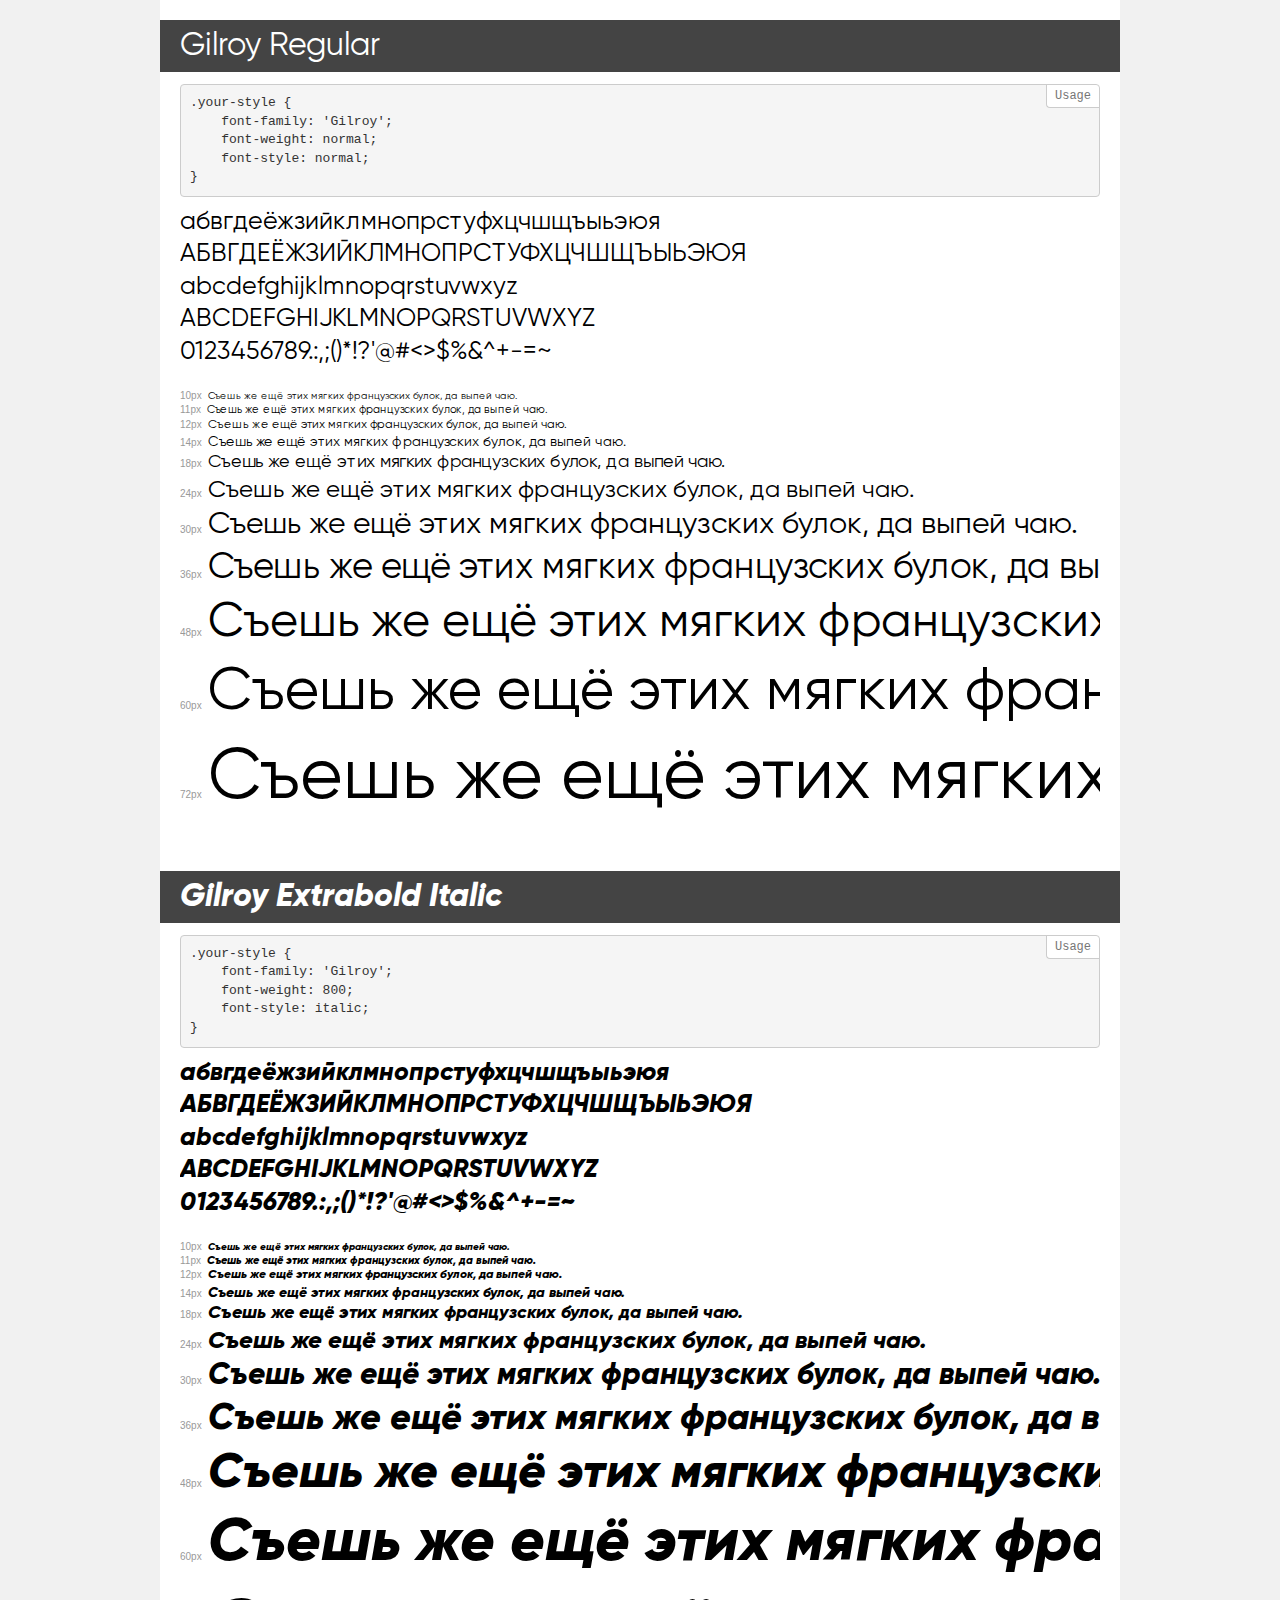
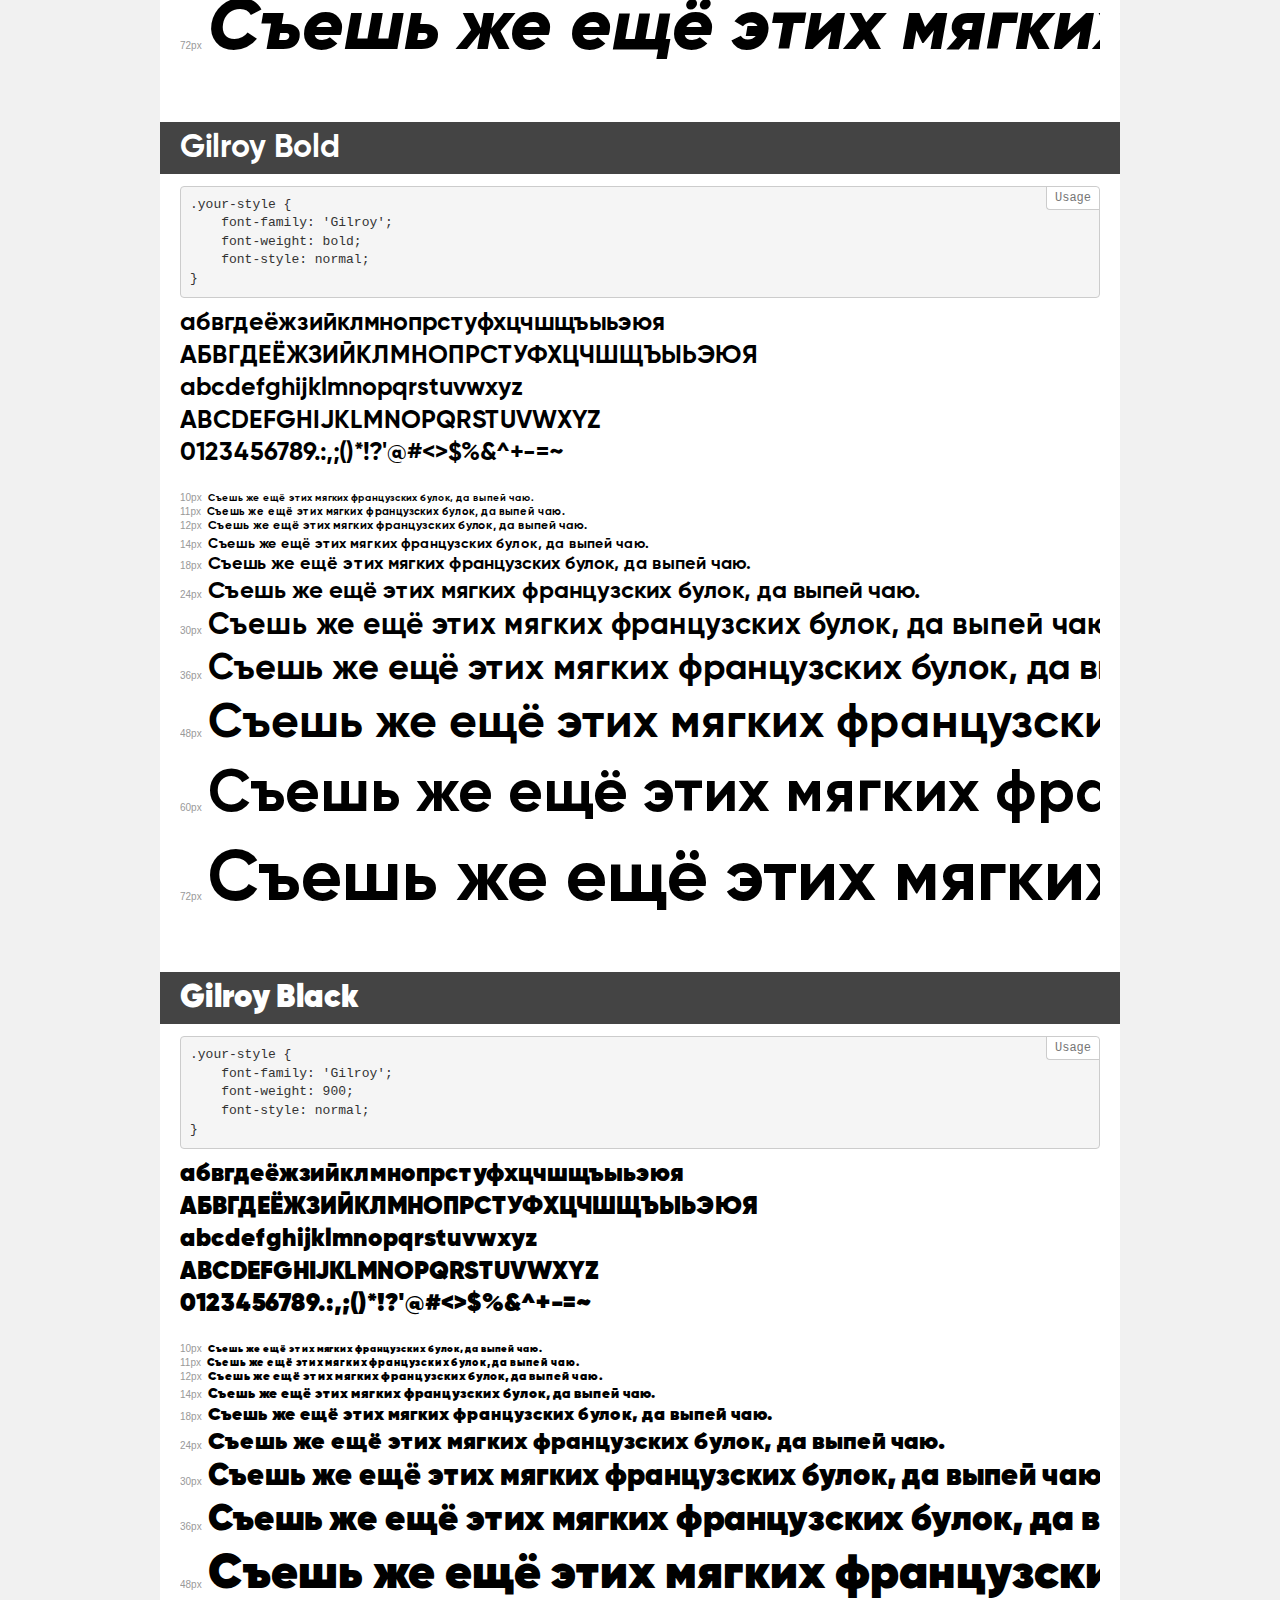
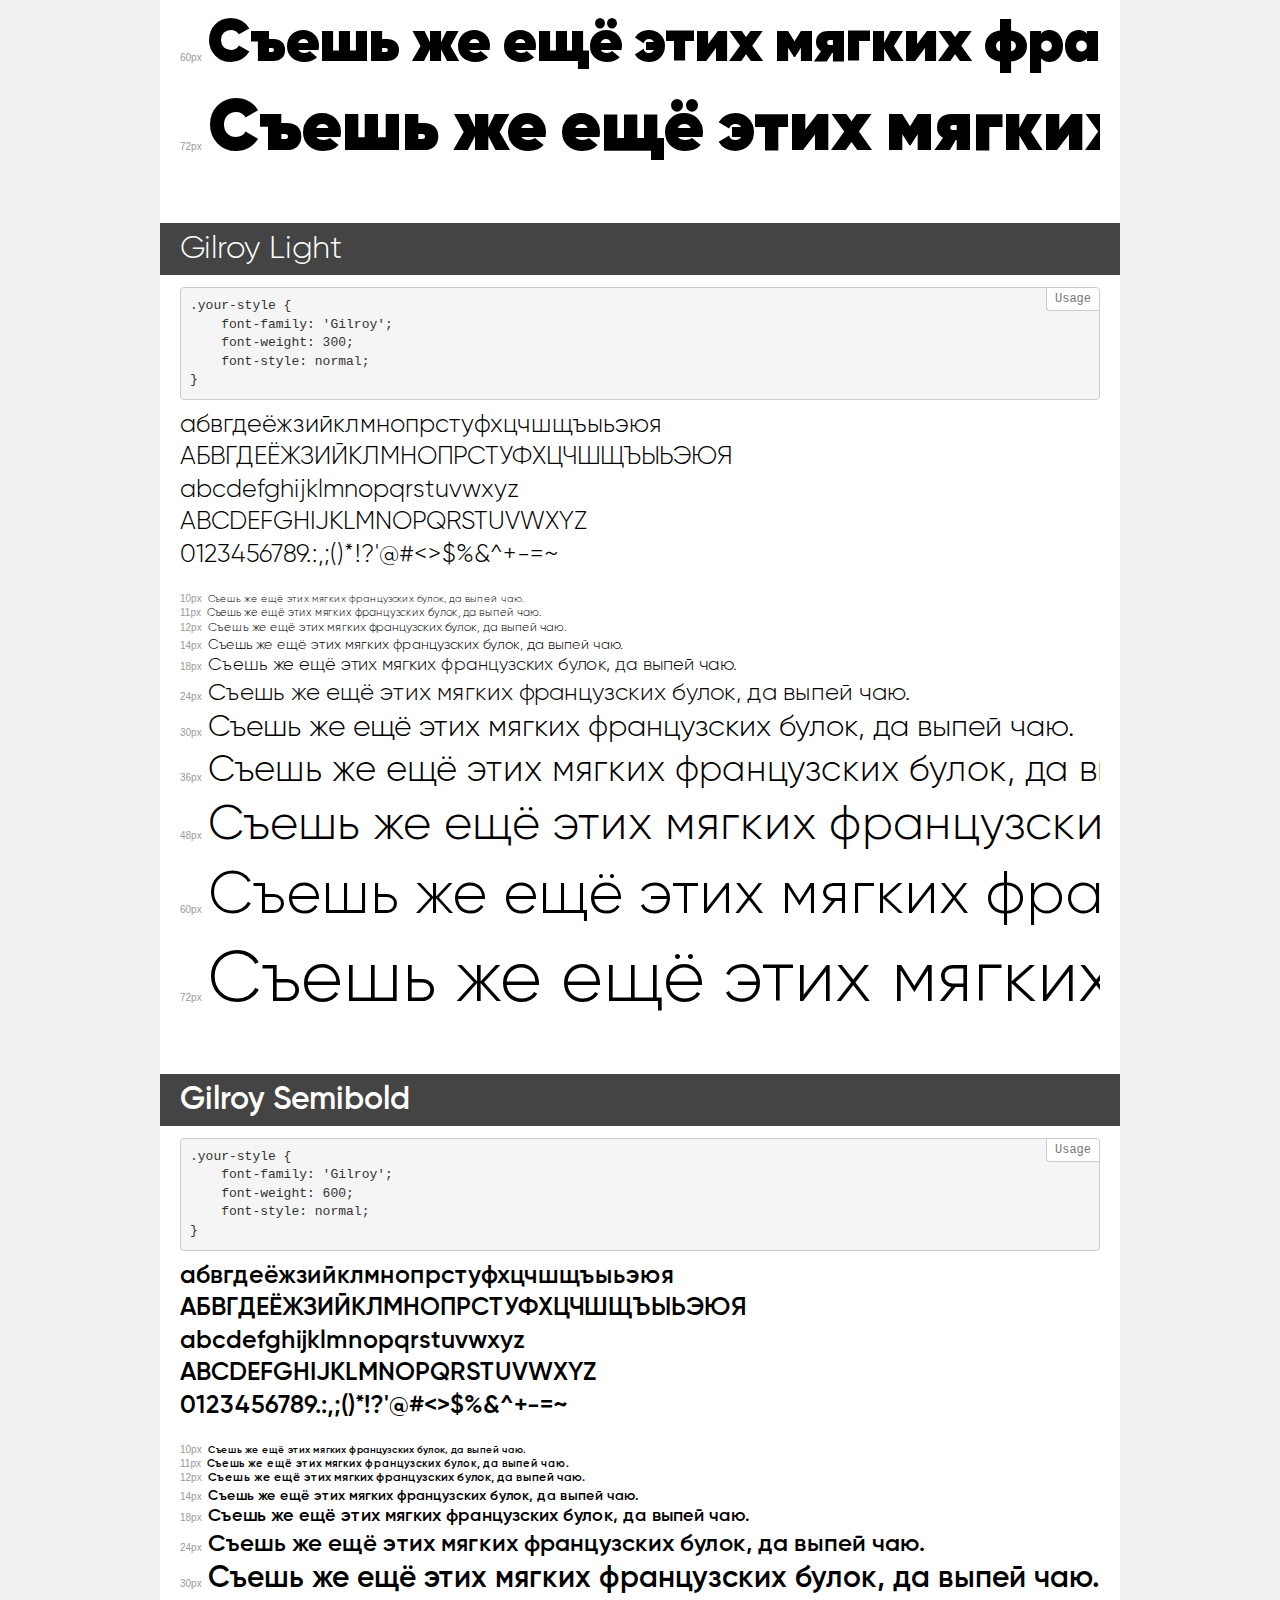
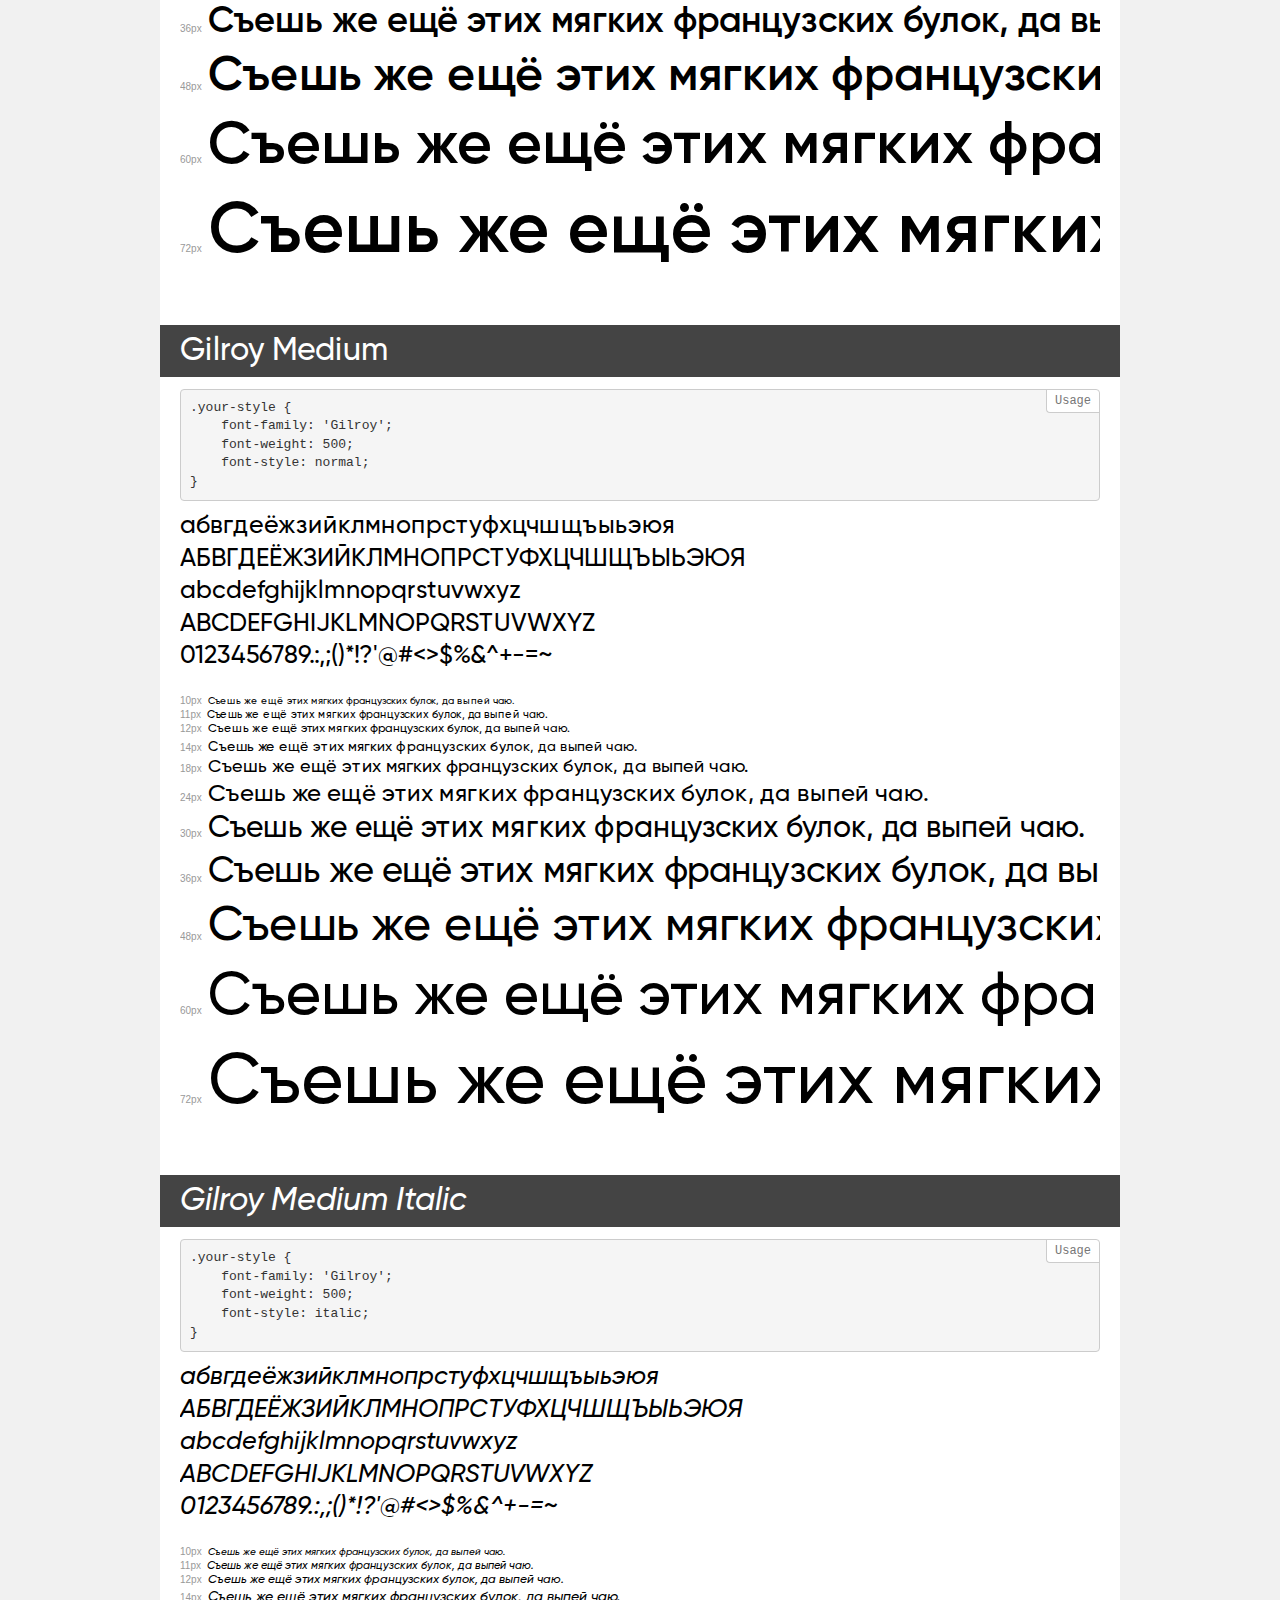
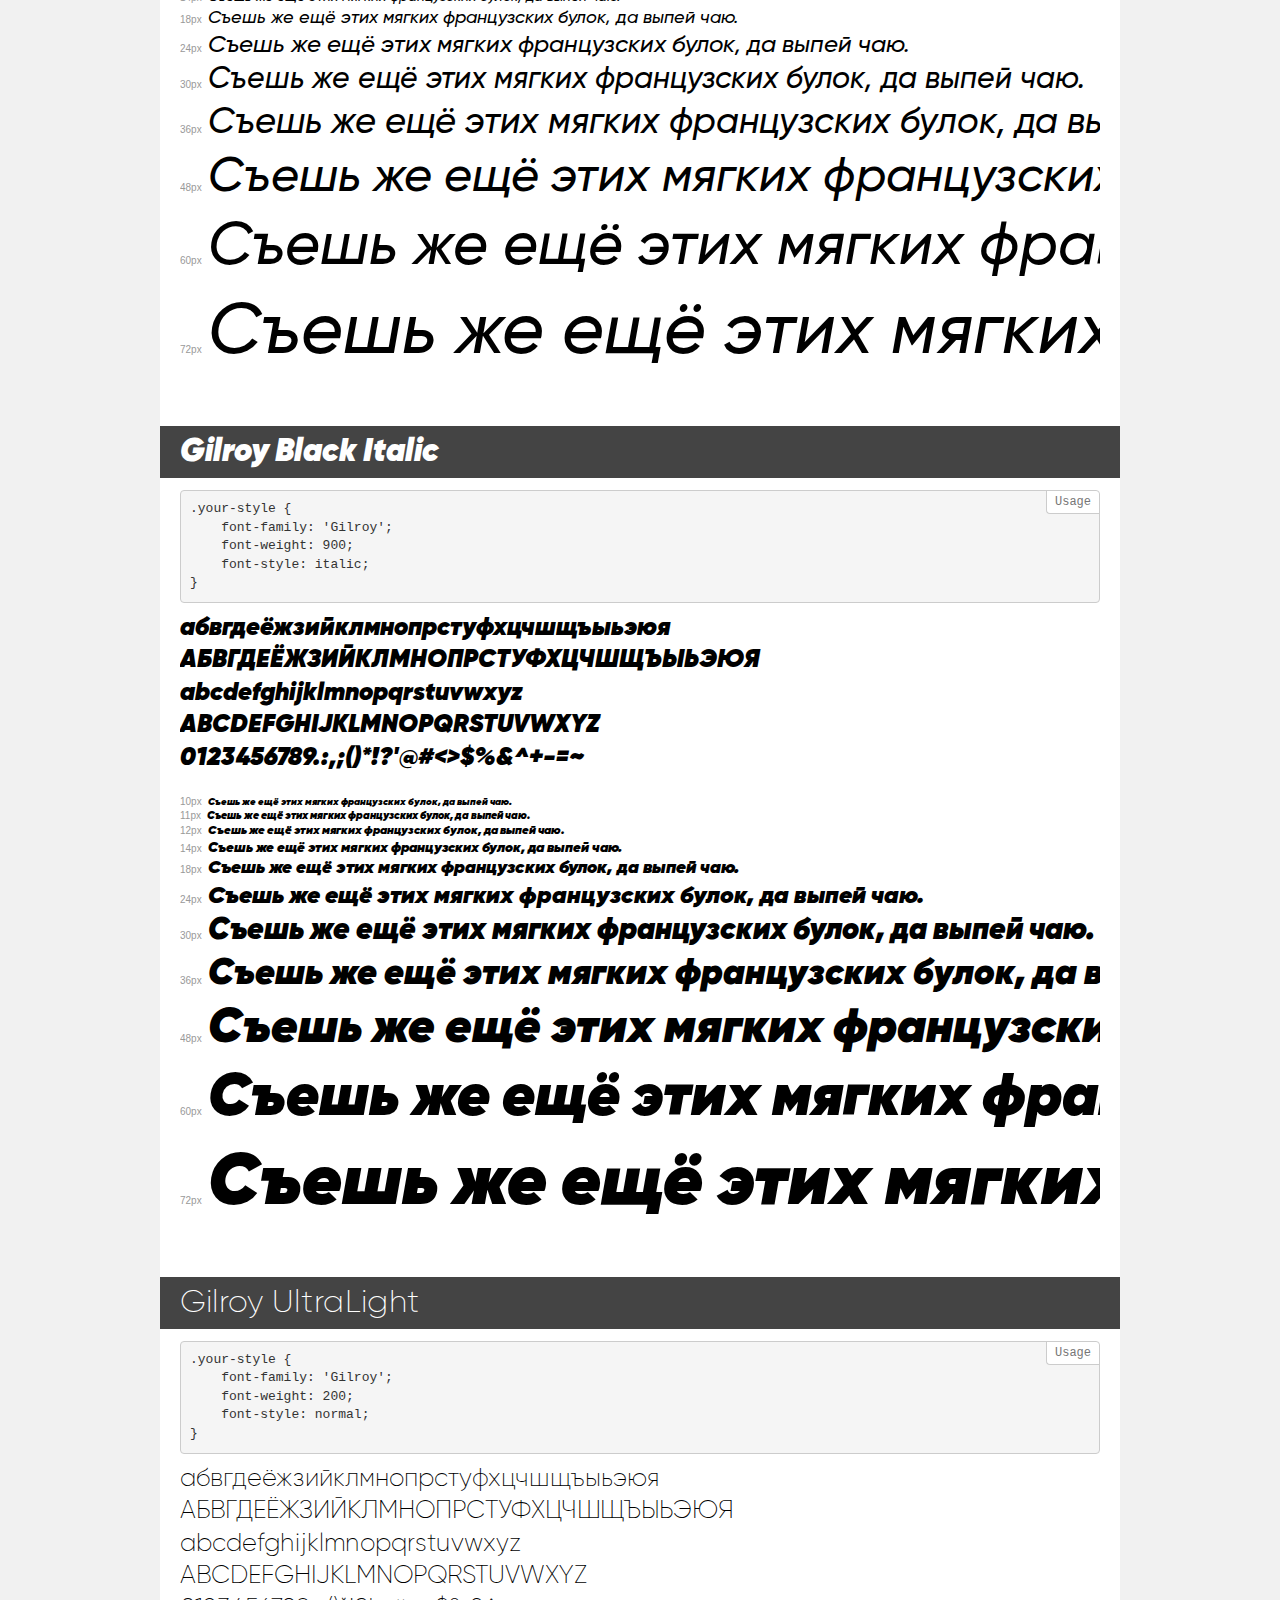
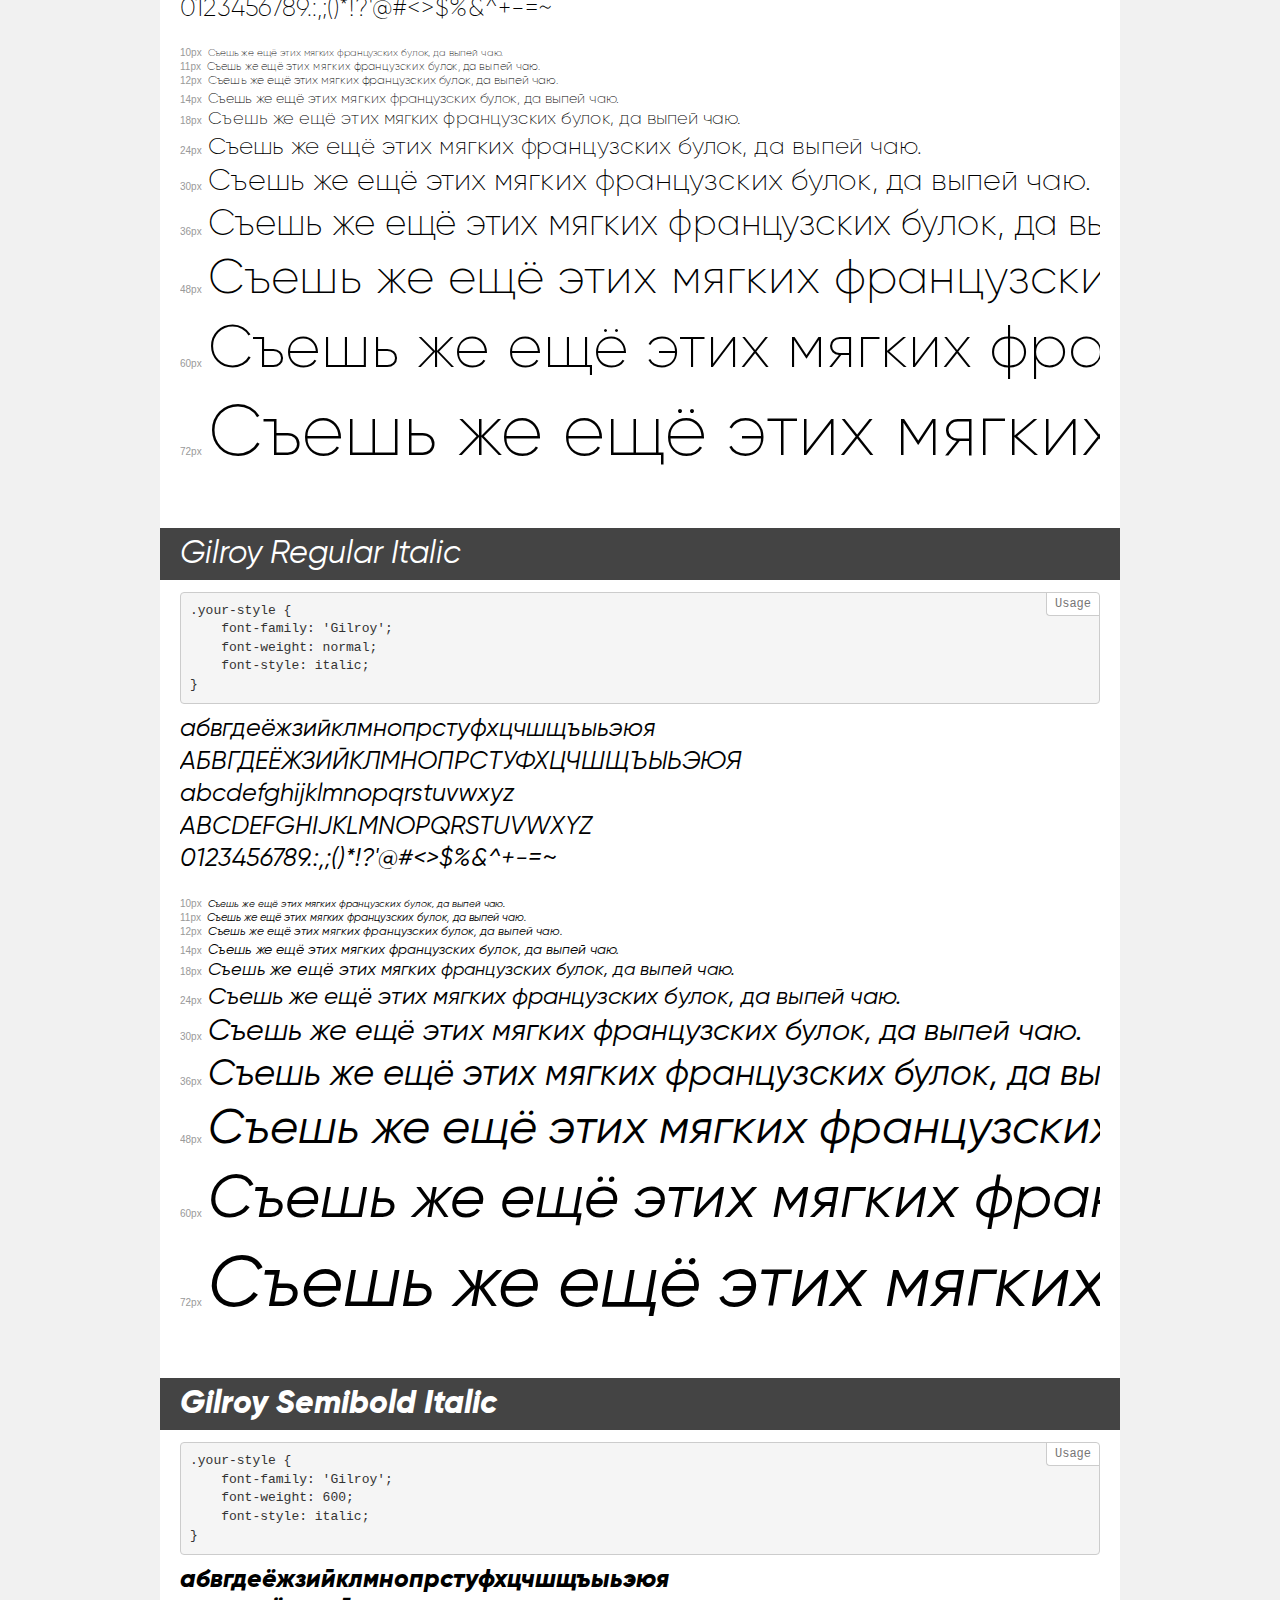
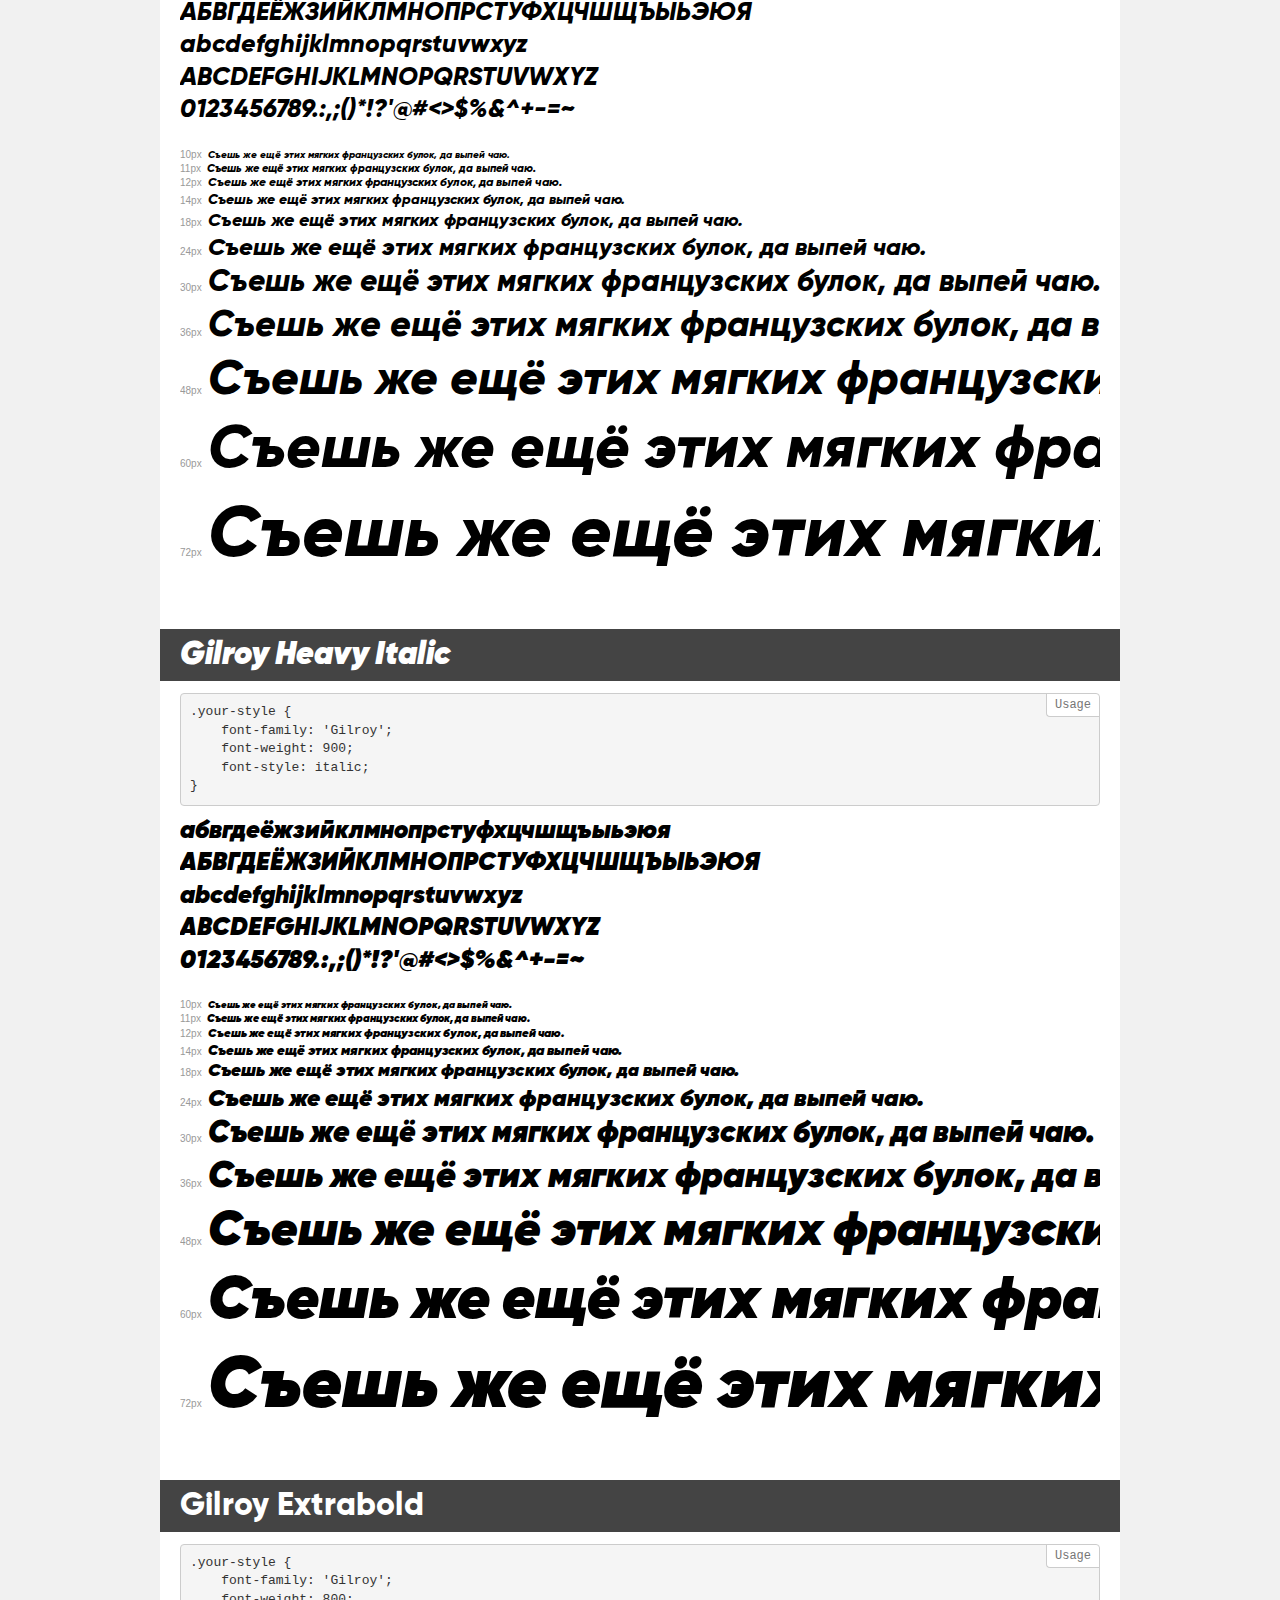
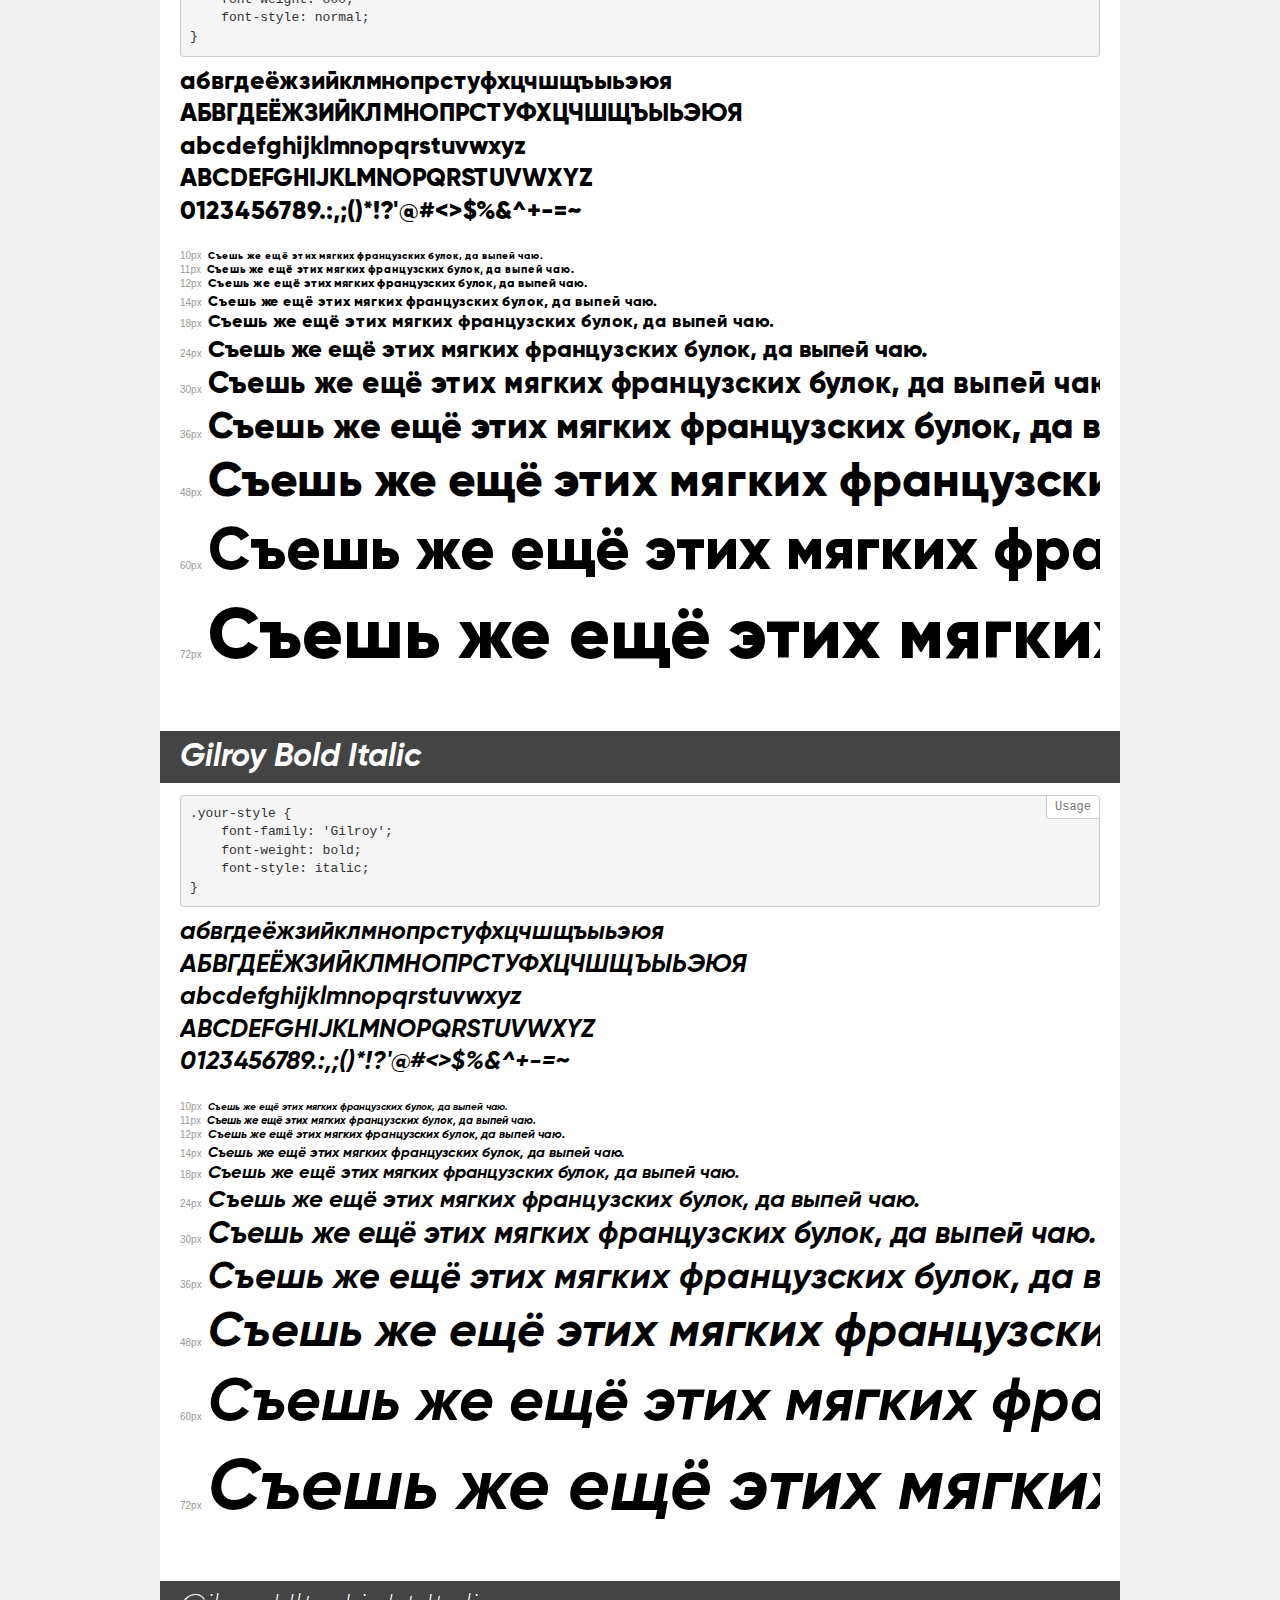
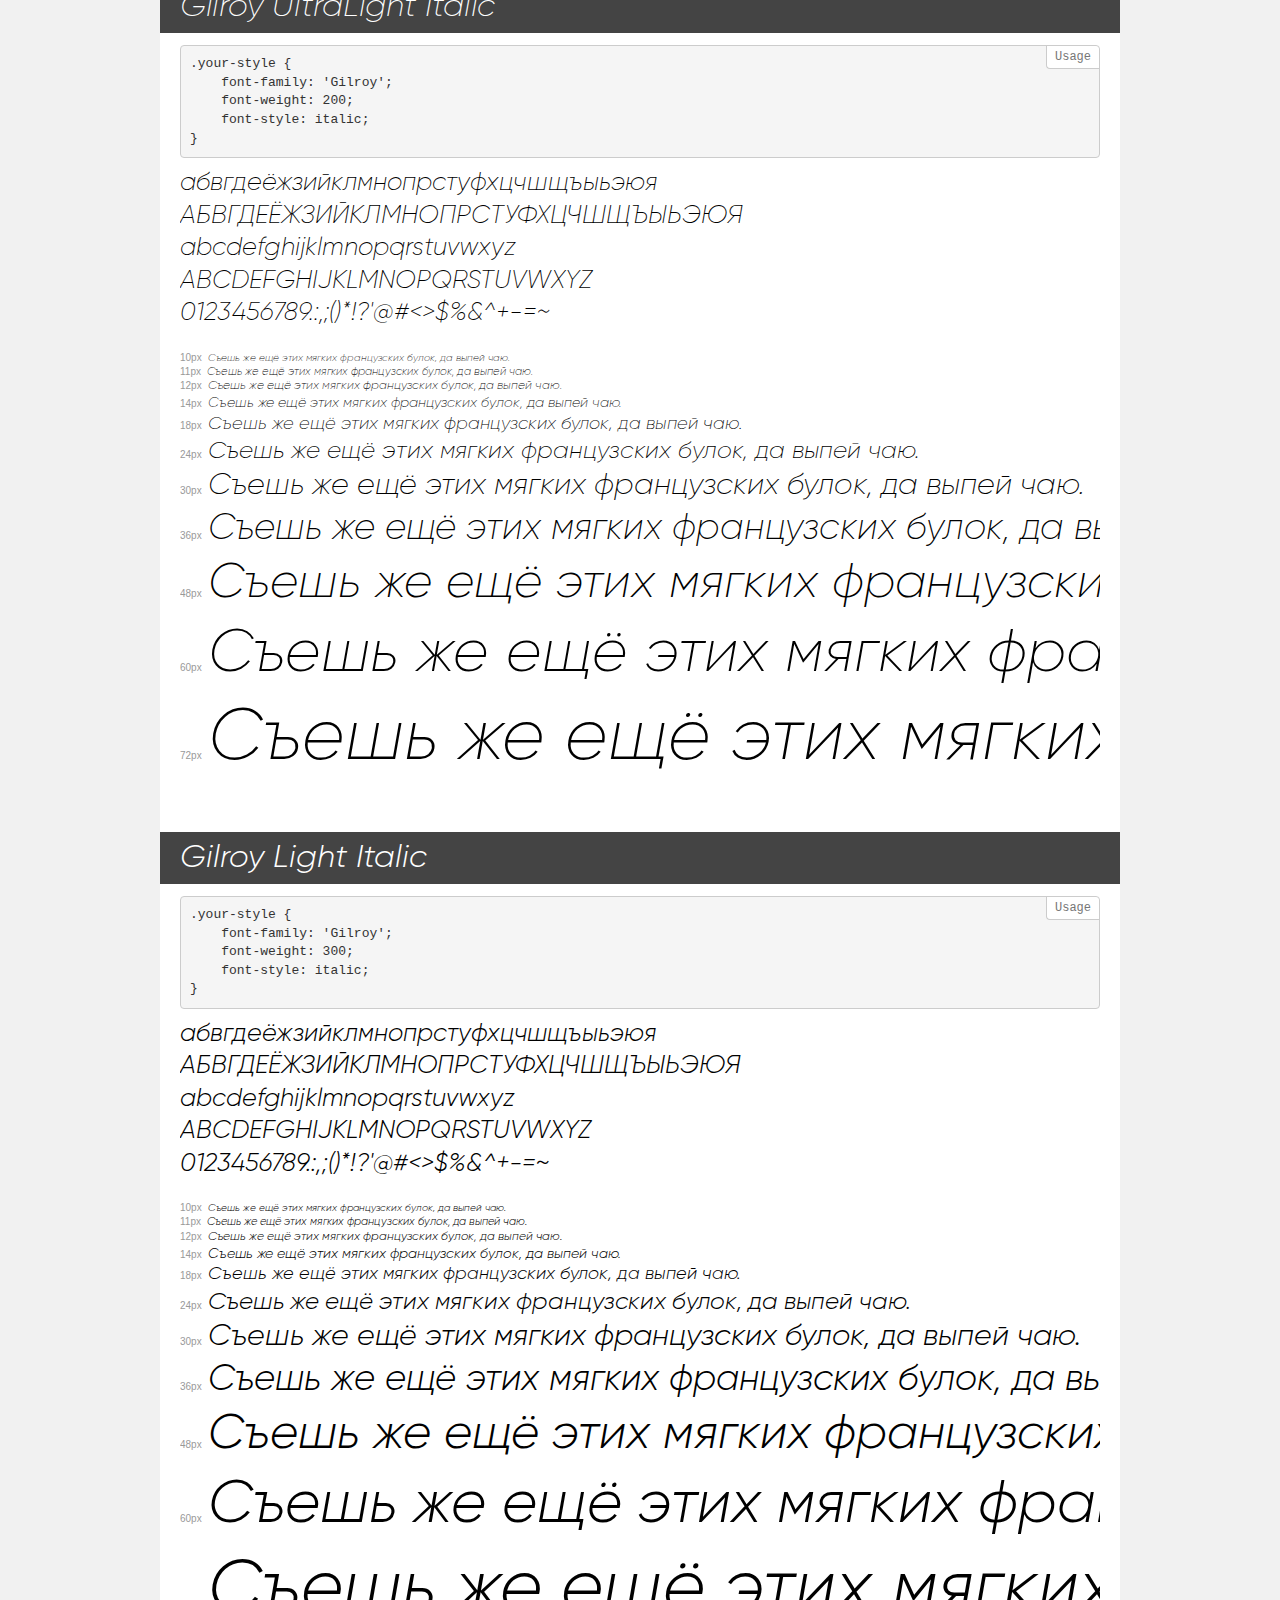
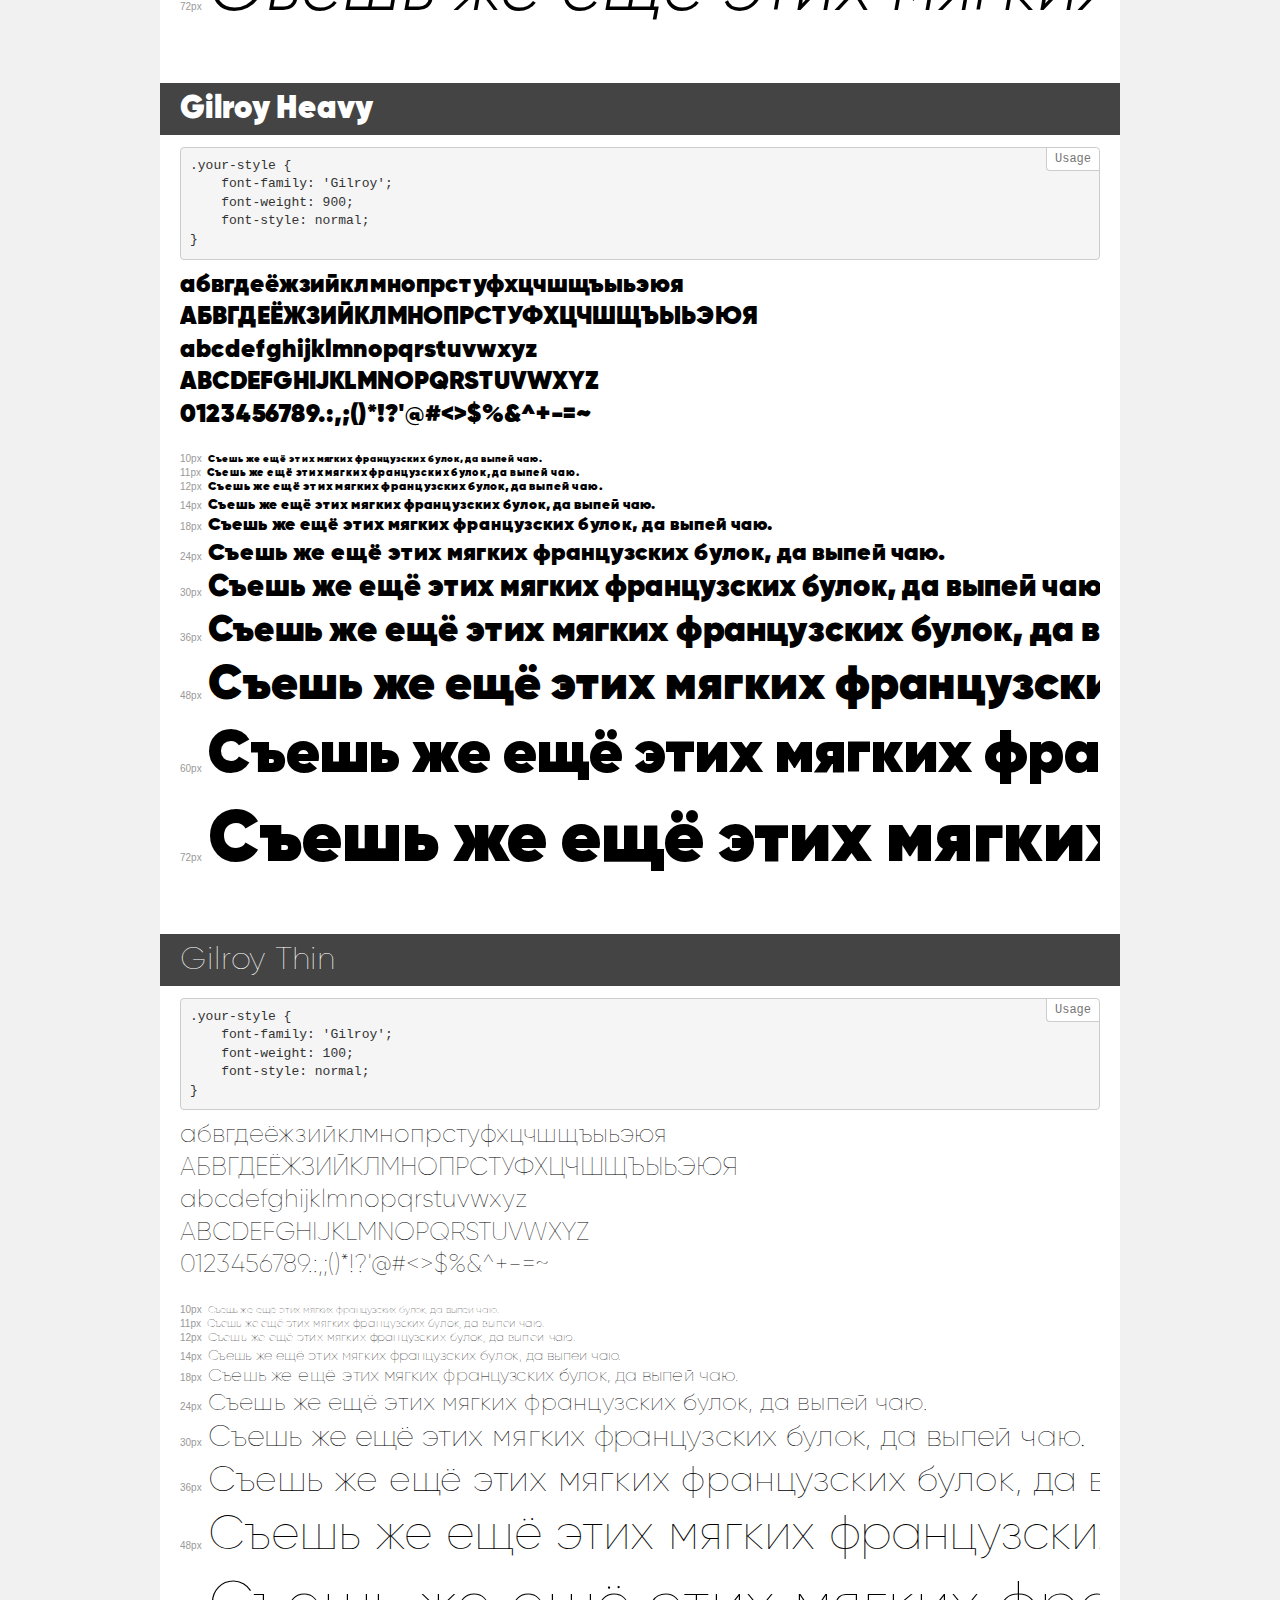
<file: fonts/Gilroy/demo.html>
<!DOCTYPE html>
<html>
<head>
    <meta charset="utf-8">
    <meta http-equiv="X-UA-Compatible" content="IE=edge">
    <meta name="viewport" content="width=device-width, initial-scale=1">
    <meta name="robots" content="noindex, noarchive">
    <meta name="format-detection" content="telephone=no">
    <title>Transfonter demo</title>
    <link href="stylesheet.css" rel="stylesheet">
    <style>
        /*
        http://meyerweb.com/eric/tools/css/reset/
        v2.0 | 20110126
        License: none (public domain)
        */
        html, body, div, span, applet, object, iframe,
        h1, h2, h3, h4, h5, h6, p, blockquote, pre,
        a, abbr, acronym, address, big, cite, code,
        del, dfn, em, img, ins, kbd, q, s, samp,
        small, strike, strong, sub, sup, tt, var,
        b, u, i, center,
        dl, dt, dd, ol, ul, li,
        fieldset, form, label, legend,
        table, caption, tbody, tfoot, thead, tr, th, td,
        article, aside, canvas, details, embed,
        figure, figcaption, footer, header, hgroup,
        menu, nav, output, ruby, section, summary,
        time, mark, audio, video {
            margin: 0;
            padding: 0;
            border: 0;
            font-size: 100%;
            font: inherit;
            vertical-align: baseline;
        }
        /* HTML5 display-role reset for older browsers */
        article, aside, details, figcaption, figure,
        footer, header, hgroup, menu, nav, section {
            display: block;
        }
        body {
            line-height: 1;
        }
        ol, ul {
            list-style: none;
        }
        blockquote, q {
            quotes: none;
        }
        blockquote:before, blockquote:after,
        q:before, q:after {
            content: '';
            content: none;
        }
        table {
            border-collapse: collapse;
            border-spacing: 0;
        }
        /* common styles */
        body {
            background: #f1f1f1;
            color: #000;
        }
        .page {
            background: #fff;
            width: 920px;
            margin: 0 auto;
            padding: 20px 20px 0 20px;
            overflow: hidden;
        }
        .font-container {
            overflow-x: auto;
            overflow-y: hidden;
            margin-bottom: 40px;
            line-height: 1.3;
            white-space: nowrap;
            padding-bottom: 5px;
        }
        h1 {
            position: relative;
            background: #444;
            font-size: 32px;
            color: #fff;
            padding: 10px 20px;
            margin: 0 -20px 12px -20px;
        }
        .letters {
            font-size: 25px;
            margin-bottom: 20px;
        }
        .s10:before {
            content: '10px';
        }
        .s11:before {
            content: '11px';
        }
        .s12:before {
            content: '12px';
        }
        .s14:before {
            content: '14px';
        }
        .s18:before {
            content: '18px';
        }
        .s24:before {
            content: '24px';
        }
        .s30:before {
            content: '30px';
        }
        .s36:before {
            content: '36px';
        }
        .s48:before {
            content: '48px';
        }
        .s60:before {
            content: '60px';
        }
        .s72:before {
            content: '72px';
        }
        .s10:before, .s11:before, .s12:before, .s14:before,
        .s18:before, .s24:before, .s30:before, .s36:before,
        .s48:before, .s60:before, .s72:before {
            font-family: Arial, sans-serif;
            font-size: 10px;
            font-weight: normal;
            font-style: normal;
            color: #999;
            padding-right: 6px;
        }
        pre {
            display: block;
            position: relative;
            padding: 9px;
            margin: 0 0 10px;
            font-family: Monaco, Menlo, Consolas, "Courier New", monospace !important;
            font-size: 13px;
            line-height: 1.428571429;
            color: #333;
            font-weight: normal !important;
            font-style: normal !important;
            background-color: #f5f5f5;
            border: 1px solid #ccc;
            overflow-x: auto;
            border-radius: 4px;
        }
        pre:after {
            display: block;
            position: absolute;
            right: 0;
            top: 0;
            content: 'Usage';
            line-height: 1;
            padding: 5px 8px;
            font-size: 12px;
            color: #767676;
            background-color: #fff;
            border: 1px solid #ccc;
            border-right: none;
            border-top: none;
            border-radius: 0 4px 0 4px;
            z-index: 10;
        }
        /* responsive */
        @media (max-width: 959px) {
            .page {
                width: auto;
                margin: 0;
            }
        }
    </style>
</head>
<body>
<div class="page">
    <div class="demo" style="font-family: 'Gilroy'; font-weight: normal; font-style: normal;">
        <h1>Gilroy Regular</h1>
        <pre>.your-style {
    font-family: 'Gilroy';
    font-weight: normal;
    font-style: normal;
}</pre>
        <div class="font-container">
            <p class="letters">
                абвгдеёжзийклмнопрстуфхцчшщъыьэюя<br>
АБВГДЕЁЖЗИЙКЛМНОПРСТУФХЦЧШЩЪЫЬЭЮЯ<br>
abcdefghijklmnopqrstuvwxyz<br>
ABCDEFGHIJKLMNOPQRSTUVWXYZ<br>
                0123456789.:,;()*!?'@#<>$%&^+-=~
            </p>
            <p class="s10" style="font-size: 10px;">Съешь же ещё этих мягких французских булок, да выпей чаю.</p>
            <p class="s11" style="font-size: 11px;">Съешь же ещё этих мягких французских булок, да выпей чаю.</p>
            <p class="s12" style="font-size: 12px;">Съешь же ещё этих мягких французских булок, да выпей чаю.</p>
            <p class="s14" style="font-size: 14px;">Съешь же ещё этих мягких французских булок, да выпей чаю.</p>
            <p class="s18" style="font-size: 18px;">Съешь же ещё этих мягких французских булок, да выпей чаю.</p>
            <p class="s24" style="font-size: 24px;">Съешь же ещё этих мягких французских булок, да выпей чаю.</p>
            <p class="s30" style="font-size: 30px;">Съешь же ещё этих мягких французских булок, да выпей чаю.</p>
            <p class="s36" style="font-size: 36px;">Съешь же ещё этих мягких французских булок, да выпей чаю.</p>
            <p class="s48" style="font-size: 48px;">Съешь же ещё этих мягких французских булок, да выпей чаю.</p>
            <p class="s60" style="font-size: 60px;">Съешь же ещё этих мягких французских булок, да выпей чаю.</p>
            <p class="s72" style="font-size: 72px;">Съешь же ещё этих мягких французских булок, да выпей чаю.</p>
        </div>
    </div>
    <div class="demo" style="font-family: 'Gilroy'; font-weight: 800; font-style: italic;">
        <h1>Gilroy Extrabold Italic</h1>
        <pre>.your-style {
    font-family: 'Gilroy';
    font-weight: 800;
    font-style: italic;
}</pre>
        <div class="font-container">
            <p class="letters">
                абвгдеёжзийклмнопрстуфхцчшщъыьэюя<br>
АБВГДЕЁЖЗИЙКЛМНОПРСТУФХЦЧШЩЪЫЬЭЮЯ<br>
abcdefghijklmnopqrstuvwxyz<br>
ABCDEFGHIJKLMNOPQRSTUVWXYZ<br>
                0123456789.:,;()*!?'@#<>$%&^+-=~
            </p>
            <p class="s10" style="font-size: 10px;">Съешь же ещё этих мягких французских булок, да выпей чаю.</p>
            <p class="s11" style="font-size: 11px;">Съешь же ещё этих мягких французских булок, да выпей чаю.</p>
            <p class="s12" style="font-size: 12px;">Съешь же ещё этих мягких французских булок, да выпей чаю.</p>
            <p class="s14" style="font-size: 14px;">Съешь же ещё этих мягких французских булок, да выпей чаю.</p>
            <p class="s18" style="font-size: 18px;">Съешь же ещё этих мягких французских булок, да выпей чаю.</p>
            <p class="s24" style="font-size: 24px;">Съешь же ещё этих мягких французских булок, да выпей чаю.</p>
            <p class="s30" style="font-size: 30px;">Съешь же ещё этих мягких французских булок, да выпей чаю.</p>
            <p class="s36" style="font-size: 36px;">Съешь же ещё этих мягких французских булок, да выпей чаю.</p>
            <p class="s48" style="font-size: 48px;">Съешь же ещё этих мягких французских булок, да выпей чаю.</p>
            <p class="s60" style="font-size: 60px;">Съешь же ещё этих мягких французских булок, да выпей чаю.</p>
            <p class="s72" style="font-size: 72px;">Съешь же ещё этих мягких французских булок, да выпей чаю.</p>
        </div>
    </div>
    <div class="demo" style="font-family: 'Gilroy'; font-weight: bold; font-style: normal;">
        <h1>Gilroy Bold</h1>
        <pre>.your-style {
    font-family: 'Gilroy';
    font-weight: bold;
    font-style: normal;
}</pre>
        <div class="font-container">
            <p class="letters">
                абвгдеёжзийклмнопрстуфхцчшщъыьэюя<br>
АБВГДЕЁЖЗИЙКЛМНОПРСТУФХЦЧШЩЪЫЬЭЮЯ<br>
abcdefghijklmnopqrstuvwxyz<br>
ABCDEFGHIJKLMNOPQRSTUVWXYZ<br>
                0123456789.:,;()*!?'@#<>$%&^+-=~
            </p>
            <p class="s10" style="font-size: 10px;">Съешь же ещё этих мягких французских булок, да выпей чаю.</p>
            <p class="s11" style="font-size: 11px;">Съешь же ещё этих мягких французских булок, да выпей чаю.</p>
            <p class="s12" style="font-size: 12px;">Съешь же ещё этих мягких французских булок, да выпей чаю.</p>
            <p class="s14" style="font-size: 14px;">Съешь же ещё этих мягких французских булок, да выпей чаю.</p>
            <p class="s18" style="font-size: 18px;">Съешь же ещё этих мягких французских булок, да выпей чаю.</p>
            <p class="s24" style="font-size: 24px;">Съешь же ещё этих мягких французских булок, да выпей чаю.</p>
            <p class="s30" style="font-size: 30px;">Съешь же ещё этих мягких французских булок, да выпей чаю.</p>
            <p class="s36" style="font-size: 36px;">Съешь же ещё этих мягких французских булок, да выпей чаю.</p>
            <p class="s48" style="font-size: 48px;">Съешь же ещё этих мягких французских булок, да выпей чаю.</p>
            <p class="s60" style="font-size: 60px;">Съешь же ещё этих мягких французских булок, да выпей чаю.</p>
            <p class="s72" style="font-size: 72px;">Съешь же ещё этих мягких французских булок, да выпей чаю.</p>
        </div>
    </div>
    <div class="demo" style="font-family: 'Gilroy'; font-weight: 900; font-style: normal;">
        <h1>Gilroy Black</h1>
        <pre>.your-style {
    font-family: 'Gilroy';
    font-weight: 900;
    font-style: normal;
}</pre>
        <div class="font-container">
            <p class="letters">
                абвгдеёжзийклмнопрстуфхцчшщъыьэюя<br>
АБВГДЕЁЖЗИЙКЛМНОПРСТУФХЦЧШЩЪЫЬЭЮЯ<br>
abcdefghijklmnopqrstuvwxyz<br>
ABCDEFGHIJKLMNOPQRSTUVWXYZ<br>
                0123456789.:,;()*!?'@#<>$%&^+-=~
            </p>
            <p class="s10" style="font-size: 10px;">Съешь же ещё этих мягких французских булок, да выпей чаю.</p>
            <p class="s11" style="font-size: 11px;">Съешь же ещё этих мягких французских булок, да выпей чаю.</p>
            <p class="s12" style="font-size: 12px;">Съешь же ещё этих мягких французских булок, да выпей чаю.</p>
            <p class="s14" style="font-size: 14px;">Съешь же ещё этих мягких французских булок, да выпей чаю.</p>
            <p class="s18" style="font-size: 18px;">Съешь же ещё этих мягких французских булок, да выпей чаю.</p>
            <p class="s24" style="font-size: 24px;">Съешь же ещё этих мягких французских булок, да выпей чаю.</p>
            <p class="s30" style="font-size: 30px;">Съешь же ещё этих мягких французских булок, да выпей чаю.</p>
            <p class="s36" style="font-size: 36px;">Съешь же ещё этих мягких французских булок, да выпей чаю.</p>
            <p class="s48" style="font-size: 48px;">Съешь же ещё этих мягких французских булок, да выпей чаю.</p>
            <p class="s60" style="font-size: 60px;">Съешь же ещё этих мягких французских булок, да выпей чаю.</p>
            <p class="s72" style="font-size: 72px;">Съешь же ещё этих мягких французских булок, да выпей чаю.</p>
        </div>
    </div>
    <div class="demo" style="font-family: 'Gilroy'; font-weight: 300; font-style: normal;">
        <h1>Gilroy Light</h1>
        <pre>.your-style {
    font-family: 'Gilroy';
    font-weight: 300;
    font-style: normal;
}</pre>
        <div class="font-container">
            <p class="letters">
                абвгдеёжзийклмнопрстуфхцчшщъыьэюя<br>
АБВГДЕЁЖЗИЙКЛМНОПРСТУФХЦЧШЩЪЫЬЭЮЯ<br>
abcdefghijklmnopqrstuvwxyz<br>
ABCDEFGHIJKLMNOPQRSTUVWXYZ<br>
                0123456789.:,;()*!?'@#<>$%&^+-=~
            </p>
            <p class="s10" style="font-size: 10px;">Съешь же ещё этих мягких французских булок, да выпей чаю.</p>
            <p class="s11" style="font-size: 11px;">Съешь же ещё этих мягких французских булок, да выпей чаю.</p>
            <p class="s12" style="font-size: 12px;">Съешь же ещё этих мягких французских булок, да выпей чаю.</p>
            <p class="s14" style="font-size: 14px;">Съешь же ещё этих мягких французских булок, да выпей чаю.</p>
            <p class="s18" style="font-size: 18px;">Съешь же ещё этих мягких французских булок, да выпей чаю.</p>
            <p class="s24" style="font-size: 24px;">Съешь же ещё этих мягких французских булок, да выпей чаю.</p>
            <p class="s30" style="font-size: 30px;">Съешь же ещё этих мягких французских булок, да выпей чаю.</p>
            <p class="s36" style="font-size: 36px;">Съешь же ещё этих мягких французских булок, да выпей чаю.</p>
            <p class="s48" style="font-size: 48px;">Съешь же ещё этих мягких французских булок, да выпей чаю.</p>
            <p class="s60" style="font-size: 60px;">Съешь же ещё этих мягких французских булок, да выпей чаю.</p>
            <p class="s72" style="font-size: 72px;">Съешь же ещё этих мягких французских булок, да выпей чаю.</p>
        </div>
    </div>
    <div class="demo" style="font-family: 'Gilroy'; font-weight: 600; font-style: normal;">
        <h1>Gilroy Semibold</h1>
        <pre>.your-style {
    font-family: 'Gilroy';
    font-weight: 600;
    font-style: normal;
}</pre>
        <div class="font-container">
            <p class="letters">
                абвгдеёжзийклмнопрстуфхцчшщъыьэюя<br>
АБВГДЕЁЖЗИЙКЛМНОПРСТУФХЦЧШЩЪЫЬЭЮЯ<br>
abcdefghijklmnopqrstuvwxyz<br>
ABCDEFGHIJKLMNOPQRSTUVWXYZ<br>
                0123456789.:,;()*!?'@#<>$%&^+-=~
            </p>
            <p class="s10" style="font-size: 10px;">Съешь же ещё этих мягких французских булок, да выпей чаю.</p>
            <p class="s11" style="font-size: 11px;">Съешь же ещё этих мягких французских булок, да выпей чаю.</p>
            <p class="s12" style="font-size: 12px;">Съешь же ещё этих мягких французских булок, да выпей чаю.</p>
            <p class="s14" style="font-size: 14px;">Съешь же ещё этих мягких французских булок, да выпей чаю.</p>
            <p class="s18" style="font-size: 18px;">Съешь же ещё этих мягких французских булок, да выпей чаю.</p>
            <p class="s24" style="font-size: 24px;">Съешь же ещё этих мягких французских булок, да выпей чаю.</p>
            <p class="s30" style="font-size: 30px;">Съешь же ещё этих мягких французских булок, да выпей чаю.</p>
            <p class="s36" style="font-size: 36px;">Съешь же ещё этих мягких французских булок, да выпей чаю.</p>
            <p class="s48" style="font-size: 48px;">Съешь же ещё этих мягких французских булок, да выпей чаю.</p>
            <p class="s60" style="font-size: 60px;">Съешь же ещё этих мягких французских булок, да выпей чаю.</p>
            <p class="s72" style="font-size: 72px;">Съешь же ещё этих мягких французских булок, да выпей чаю.</p>
        </div>
    </div>
    <div class="demo" style="font-family: 'Gilroy'; font-weight: 500; font-style: normal;">
        <h1>Gilroy Medium</h1>
        <pre>.your-style {
    font-family: 'Gilroy';
    font-weight: 500;
    font-style: normal;
}</pre>
        <div class="font-container">
            <p class="letters">
                абвгдеёжзийклмнопрстуфхцчшщъыьэюя<br>
АБВГДЕЁЖЗИЙКЛМНОПРСТУФХЦЧШЩЪЫЬЭЮЯ<br>
abcdefghijklmnopqrstuvwxyz<br>
ABCDEFGHIJKLMNOPQRSTUVWXYZ<br>
                0123456789.:,;()*!?'@#<>$%&^+-=~
            </p>
            <p class="s10" style="font-size: 10px;">Съешь же ещё этих мягких французских булок, да выпей чаю.</p>
            <p class="s11" style="font-size: 11px;">Съешь же ещё этих мягких французских булок, да выпей чаю.</p>
            <p class="s12" style="font-size: 12px;">Съешь же ещё этих мягких французских булок, да выпей чаю.</p>
            <p class="s14" style="font-size: 14px;">Съешь же ещё этих мягких французских булок, да выпей чаю.</p>
            <p class="s18" style="font-size: 18px;">Съешь же ещё этих мягких французских булок, да выпей чаю.</p>
            <p class="s24" style="font-size: 24px;">Съешь же ещё этих мягких французских булок, да выпей чаю.</p>
            <p class="s30" style="font-size: 30px;">Съешь же ещё этих мягких французских булок, да выпей чаю.</p>
            <p class="s36" style="font-size: 36px;">Съешь же ещё этих мягких французских булок, да выпей чаю.</p>
            <p class="s48" style="font-size: 48px;">Съешь же ещё этих мягких французских булок, да выпей чаю.</p>
            <p class="s60" style="font-size: 60px;">Съешь же ещё этих мягких французских булок, да выпей чаю.</p>
            <p class="s72" style="font-size: 72px;">Съешь же ещё этих мягких французских булок, да выпей чаю.</p>
        </div>
    </div>
    <div class="demo" style="font-family: 'Gilroy'; font-weight: 500; font-style: italic;">
        <h1>Gilroy Medium Italic</h1>
        <pre>.your-style {
    font-family: 'Gilroy';
    font-weight: 500;
    font-style: italic;
}</pre>
        <div class="font-container">
            <p class="letters">
                абвгдеёжзийклмнопрстуфхцчшщъыьэюя<br>
АБВГДЕЁЖЗИЙКЛМНОПРСТУФХЦЧШЩЪЫЬЭЮЯ<br>
abcdefghijklmnopqrstuvwxyz<br>
ABCDEFGHIJKLMNOPQRSTUVWXYZ<br>
                0123456789.:,;()*!?'@#<>$%&^+-=~
            </p>
            <p class="s10" style="font-size: 10px;">Съешь же ещё этих мягких французских булок, да выпей чаю.</p>
            <p class="s11" style="font-size: 11px;">Съешь же ещё этих мягких французских булок, да выпей чаю.</p>
            <p class="s12" style="font-size: 12px;">Съешь же ещё этих мягких французских булок, да выпей чаю.</p>
            <p class="s14" style="font-size: 14px;">Съешь же ещё этих мягких французских булок, да выпей чаю.</p>
            <p class="s18" style="font-size: 18px;">Съешь же ещё этих мягких французских булок, да выпей чаю.</p>
            <p class="s24" style="font-size: 24px;">Съешь же ещё этих мягких французских булок, да выпей чаю.</p>
            <p class="s30" style="font-size: 30px;">Съешь же ещё этих мягких французских булок, да выпей чаю.</p>
            <p class="s36" style="font-size: 36px;">Съешь же ещё этих мягких французских булок, да выпей чаю.</p>
            <p class="s48" style="font-size: 48px;">Съешь же ещё этих мягких французских булок, да выпей чаю.</p>
            <p class="s60" style="font-size: 60px;">Съешь же ещё этих мягких французских булок, да выпей чаю.</p>
            <p class="s72" style="font-size: 72px;">Съешь же ещё этих мягких французских булок, да выпей чаю.</p>
        </div>
    </div>
    <div class="demo" style="font-family: 'Gilroy'; font-weight: 900; font-style: italic;">
        <h1>Gilroy Black Italic</h1>
        <pre>.your-style {
    font-family: 'Gilroy';
    font-weight: 900;
    font-style: italic;
}</pre>
        <div class="font-container">
            <p class="letters">
                абвгдеёжзийклмнопрстуфхцчшщъыьэюя<br>
АБВГДЕЁЖЗИЙКЛМНОПРСТУФХЦЧШЩЪЫЬЭЮЯ<br>
abcdefghijklmnopqrstuvwxyz<br>
ABCDEFGHIJKLMNOPQRSTUVWXYZ<br>
                0123456789.:,;()*!?'@#<>$%&^+-=~
            </p>
            <p class="s10" style="font-size: 10px;">Съешь же ещё этих мягких французских булок, да выпей чаю.</p>
            <p class="s11" style="font-size: 11px;">Съешь же ещё этих мягких французских булок, да выпей чаю.</p>
            <p class="s12" style="font-size: 12px;">Съешь же ещё этих мягких французских булок, да выпей чаю.</p>
            <p class="s14" style="font-size: 14px;">Съешь же ещё этих мягких французских булок, да выпей чаю.</p>
            <p class="s18" style="font-size: 18px;">Съешь же ещё этих мягких французских булок, да выпей чаю.</p>
            <p class="s24" style="font-size: 24px;">Съешь же ещё этих мягких французских булок, да выпей чаю.</p>
            <p class="s30" style="font-size: 30px;">Съешь же ещё этих мягких французских булок, да выпей чаю.</p>
            <p class="s36" style="font-size: 36px;">Съешь же ещё этих мягких французских булок, да выпей чаю.</p>
            <p class="s48" style="font-size: 48px;">Съешь же ещё этих мягких французских булок, да выпей чаю.</p>
            <p class="s60" style="font-size: 60px;">Съешь же ещё этих мягких французских булок, да выпей чаю.</p>
            <p class="s72" style="font-size: 72px;">Съешь же ещё этих мягких французских булок, да выпей чаю.</p>
        </div>
    </div>
    <div class="demo" style="font-family: 'Gilroy'; font-weight: 200; font-style: normal;">
        <h1>Gilroy UltraLight</h1>
        <pre>.your-style {
    font-family: 'Gilroy';
    font-weight: 200;
    font-style: normal;
}</pre>
        <div class="font-container">
            <p class="letters">
                абвгдеёжзийклмнопрстуфхцчшщъыьэюя<br>
АБВГДЕЁЖЗИЙКЛМНОПРСТУФХЦЧШЩЪЫЬЭЮЯ<br>
abcdefghijklmnopqrstuvwxyz<br>
ABCDEFGHIJKLMNOPQRSTUVWXYZ<br>
                0123456789.:,;()*!?'@#<>$%&^+-=~
            </p>
            <p class="s10" style="font-size: 10px;">Съешь же ещё этих мягких французских булок, да выпей чаю.</p>
            <p class="s11" style="font-size: 11px;">Съешь же ещё этих мягких французских булок, да выпей чаю.</p>
            <p class="s12" style="font-size: 12px;">Съешь же ещё этих мягких французских булок, да выпей чаю.</p>
            <p class="s14" style="font-size: 14px;">Съешь же ещё этих мягких французских булок, да выпей чаю.</p>
            <p class="s18" style="font-size: 18px;">Съешь же ещё этих мягких французских булок, да выпей чаю.</p>
            <p class="s24" style="font-size: 24px;">Съешь же ещё этих мягких французских булок, да выпей чаю.</p>
            <p class="s30" style="font-size: 30px;">Съешь же ещё этих мягких французских булок, да выпей чаю.</p>
            <p class="s36" style="font-size: 36px;">Съешь же ещё этих мягких французских булок, да выпей чаю.</p>
            <p class="s48" style="font-size: 48px;">Съешь же ещё этих мягких французских булок, да выпей чаю.</p>
            <p class="s60" style="font-size: 60px;">Съешь же ещё этих мягких французских булок, да выпей чаю.</p>
            <p class="s72" style="font-size: 72px;">Съешь же ещё этих мягких французских булок, да выпей чаю.</p>
        </div>
    </div>
    <div class="demo" style="font-family: 'Gilroy'; font-weight: normal; font-style: italic;">
        <h1>Gilroy Regular Italic</h1>
        <pre>.your-style {
    font-family: 'Gilroy';
    font-weight: normal;
    font-style: italic;
}</pre>
        <div class="font-container">
            <p class="letters">
                абвгдеёжзийклмнопрстуфхцчшщъыьэюя<br>
АБВГДЕЁЖЗИЙКЛМНОПРСТУФХЦЧШЩЪЫЬЭЮЯ<br>
abcdefghijklmnopqrstuvwxyz<br>
ABCDEFGHIJKLMNOPQRSTUVWXYZ<br>
                0123456789.:,;()*!?'@#<>$%&^+-=~
            </p>
            <p class="s10" style="font-size: 10px;">Съешь же ещё этих мягких французских булок, да выпей чаю.</p>
            <p class="s11" style="font-size: 11px;">Съешь же ещё этих мягких французских булок, да выпей чаю.</p>
            <p class="s12" style="font-size: 12px;">Съешь же ещё этих мягких французских булок, да выпей чаю.</p>
            <p class="s14" style="font-size: 14px;">Съешь же ещё этих мягких французских булок, да выпей чаю.</p>
            <p class="s18" style="font-size: 18px;">Съешь же ещё этих мягких французских булок, да выпей чаю.</p>
            <p class="s24" style="font-size: 24px;">Съешь же ещё этих мягких французских булок, да выпей чаю.</p>
            <p class="s30" style="font-size: 30px;">Съешь же ещё этих мягких французских булок, да выпей чаю.</p>
            <p class="s36" style="font-size: 36px;">Съешь же ещё этих мягких французских булок, да выпей чаю.</p>
            <p class="s48" style="font-size: 48px;">Съешь же ещё этих мягких французских булок, да выпей чаю.</p>
            <p class="s60" style="font-size: 60px;">Съешь же ещё этих мягких французских булок, да выпей чаю.</p>
            <p class="s72" style="font-size: 72px;">Съешь же ещё этих мягких французских булок, да выпей чаю.</p>
        </div>
    </div>
    <div class="demo" style="font-family: 'Gilroy'; font-weight: 600; font-style: italic;">
        <h1>Gilroy Semibold Italic</h1>
        <pre>.your-style {
    font-family: 'Gilroy';
    font-weight: 600;
    font-style: italic;
}</pre>
        <div class="font-container">
            <p class="letters">
                абвгдеёжзийклмнопрстуфхцчшщъыьэюя<br>
АБВГДЕЁЖЗИЙКЛМНОПРСТУФХЦЧШЩЪЫЬЭЮЯ<br>
abcdefghijklmnopqrstuvwxyz<br>
ABCDEFGHIJKLMNOPQRSTUVWXYZ<br>
                0123456789.:,;()*!?'@#<>$%&^+-=~
            </p>
            <p class="s10" style="font-size: 10px;">Съешь же ещё этих мягких французских булок, да выпей чаю.</p>
            <p class="s11" style="font-size: 11px;">Съешь же ещё этих мягких французских булок, да выпей чаю.</p>
            <p class="s12" style="font-size: 12px;">Съешь же ещё этих мягких французских булок, да выпей чаю.</p>
            <p class="s14" style="font-size: 14px;">Съешь же ещё этих мягких французских булок, да выпей чаю.</p>
            <p class="s18" style="font-size: 18px;">Съешь же ещё этих мягких французских булок, да выпей чаю.</p>
            <p class="s24" style="font-size: 24px;">Съешь же ещё этих мягких французских булок, да выпей чаю.</p>
            <p class="s30" style="font-size: 30px;">Съешь же ещё этих мягких французских булок, да выпей чаю.</p>
            <p class="s36" style="font-size: 36px;">Съешь же ещё этих мягких французских булок, да выпей чаю.</p>
            <p class="s48" style="font-size: 48px;">Съешь же ещё этих мягких французских булок, да выпей чаю.</p>
            <p class="s60" style="font-size: 60px;">Съешь же ещё этих мягких французских булок, да выпей чаю.</p>
            <p class="s72" style="font-size: 72px;">Съешь же ещё этих мягких французских булок, да выпей чаю.</p>
        </div>
    </div>
    <div class="demo" style="font-family: 'Gilroy'; font-weight: 900; font-style: italic;">
        <h1>Gilroy Heavy Italic</h1>
        <pre>.your-style {
    font-family: 'Gilroy';
    font-weight: 900;
    font-style: italic;
}</pre>
        <div class="font-container">
            <p class="letters">
                абвгдеёжзийклмнопрстуфхцчшщъыьэюя<br>
АБВГДЕЁЖЗИЙКЛМНОПРСТУФХЦЧШЩЪЫЬЭЮЯ<br>
abcdefghijklmnopqrstuvwxyz<br>
ABCDEFGHIJKLMNOPQRSTUVWXYZ<br>
                0123456789.:,;()*!?'@#<>$%&^+-=~
            </p>
            <p class="s10" style="font-size: 10px;">Съешь же ещё этих мягких французских булок, да выпей чаю.</p>
            <p class="s11" style="font-size: 11px;">Съешь же ещё этих мягких французских булок, да выпей чаю.</p>
            <p class="s12" style="font-size: 12px;">Съешь же ещё этих мягких французских булок, да выпей чаю.</p>
            <p class="s14" style="font-size: 14px;">Съешь же ещё этих мягких французских булок, да выпей чаю.</p>
            <p class="s18" style="font-size: 18px;">Съешь же ещё этих мягких французских булок, да выпей чаю.</p>
            <p class="s24" style="font-size: 24px;">Съешь же ещё этих мягких французских булок, да выпей чаю.</p>
            <p class="s30" style="font-size: 30px;">Съешь же ещё этих мягких французских булок, да выпей чаю.</p>
            <p class="s36" style="font-size: 36px;">Съешь же ещё этих мягких французских булок, да выпей чаю.</p>
            <p class="s48" style="font-size: 48px;">Съешь же ещё этих мягких французских булок, да выпей чаю.</p>
            <p class="s60" style="font-size: 60px;">Съешь же ещё этих мягких французских булок, да выпей чаю.</p>
            <p class="s72" style="font-size: 72px;">Съешь же ещё этих мягких французских булок, да выпей чаю.</p>
        </div>
    </div>
    <div class="demo" style="font-family: 'Gilroy'; font-weight: 800; font-style: normal;">
        <h1>Gilroy Extrabold</h1>
        <pre>.your-style {
    font-family: 'Gilroy';
    font-weight: 800;
    font-style: normal;
}</pre>
        <div class="font-container">
            <p class="letters">
                абвгдеёжзийклмнопрстуфхцчшщъыьэюя<br>
АБВГДЕЁЖЗИЙКЛМНОПРСТУФХЦЧШЩЪЫЬЭЮЯ<br>
abcdefghijklmnopqrstuvwxyz<br>
ABCDEFGHIJKLMNOPQRSTUVWXYZ<br>
                0123456789.:,;()*!?'@#<>$%&^+-=~
            </p>
            <p class="s10" style="font-size: 10px;">Съешь же ещё этих мягких французских булок, да выпей чаю.</p>
            <p class="s11" style="font-size: 11px;">Съешь же ещё этих мягких французских булок, да выпей чаю.</p>
            <p class="s12" style="font-size: 12px;">Съешь же ещё этих мягких французских булок, да выпей чаю.</p>
            <p class="s14" style="font-size: 14px;">Съешь же ещё этих мягких французских булок, да выпей чаю.</p>
            <p class="s18" style="font-size: 18px;">Съешь же ещё этих мягких французских булок, да выпей чаю.</p>
            <p class="s24" style="font-size: 24px;">Съешь же ещё этих мягких французских булок, да выпей чаю.</p>
            <p class="s30" style="font-size: 30px;">Съешь же ещё этих мягких французских булок, да выпей чаю.</p>
            <p class="s36" style="font-size: 36px;">Съешь же ещё этих мягких французских булок, да выпей чаю.</p>
            <p class="s48" style="font-size: 48px;">Съешь же ещё этих мягких французских булок, да выпей чаю.</p>
            <p class="s60" style="font-size: 60px;">Съешь же ещё этих мягких французских булок, да выпей чаю.</p>
            <p class="s72" style="font-size: 72px;">Съешь же ещё этих мягких французских булок, да выпей чаю.</p>
        </div>
    </div>
    <div class="demo" style="font-family: 'Gilroy'; font-weight: bold; font-style: italic;">
        <h1>Gilroy Bold Italic</h1>
        <pre>.your-style {
    font-family: 'Gilroy';
    font-weight: bold;
    font-style: italic;
}</pre>
        <div class="font-container">
            <p class="letters">
                абвгдеёжзийклмнопрстуфхцчшщъыьэюя<br>
АБВГДЕЁЖЗИЙКЛМНОПРСТУФХЦЧШЩЪЫЬЭЮЯ<br>
abcdefghijklmnopqrstuvwxyz<br>
ABCDEFGHIJKLMNOPQRSTUVWXYZ<br>
                0123456789.:,;()*!?'@#<>$%&^+-=~
            </p>
            <p class="s10" style="font-size: 10px;">Съешь же ещё этих мягких французских булок, да выпей чаю.</p>
            <p class="s11" style="font-size: 11px;">Съешь же ещё этих мягких французских булок, да выпей чаю.</p>
            <p class="s12" style="font-size: 12px;">Съешь же ещё этих мягких французских булок, да выпей чаю.</p>
            <p class="s14" style="font-size: 14px;">Съешь же ещё этих мягких французских булок, да выпей чаю.</p>
            <p class="s18" style="font-size: 18px;">Съешь же ещё этих мягких французских булок, да выпей чаю.</p>
            <p class="s24" style="font-size: 24px;">Съешь же ещё этих мягких французских булок, да выпей чаю.</p>
            <p class="s30" style="font-size: 30px;">Съешь же ещё этих мягких французских булок, да выпей чаю.</p>
            <p class="s36" style="font-size: 36px;">Съешь же ещё этих мягких французских булок, да выпей чаю.</p>
            <p class="s48" style="font-size: 48px;">Съешь же ещё этих мягких французских булок, да выпей чаю.</p>
            <p class="s60" style="font-size: 60px;">Съешь же ещё этих мягких французских булок, да выпей чаю.</p>
            <p class="s72" style="font-size: 72px;">Съешь же ещё этих мягких французских булок, да выпей чаю.</p>
        </div>
    </div>
    <div class="demo" style="font-family: 'Gilroy'; font-weight: 200; font-style: italic;">
        <h1>Gilroy UltraLight Italic</h1>
        <pre>.your-style {
    font-family: 'Gilroy';
    font-weight: 200;
    font-style: italic;
}</pre>
        <div class="font-container">
            <p class="letters">
                абвгдеёжзийклмнопрстуфхцчшщъыьэюя<br>
АБВГДЕЁЖЗИЙКЛМНОПРСТУФХЦЧШЩЪЫЬЭЮЯ<br>
abcdefghijklmnopqrstuvwxyz<br>
ABCDEFGHIJKLMNOPQRSTUVWXYZ<br>
                0123456789.:,;()*!?'@#<>$%&^+-=~
            </p>
            <p class="s10" style="font-size: 10px;">Съешь же ещё этих мягких французских булок, да выпей чаю.</p>
            <p class="s11" style="font-size: 11px;">Съешь же ещё этих мягких французских булок, да выпей чаю.</p>
            <p class="s12" style="font-size: 12px;">Съешь же ещё этих мягких французских булок, да выпей чаю.</p>
            <p class="s14" style="font-size: 14px;">Съешь же ещё этих мягких французских булок, да выпей чаю.</p>
            <p class="s18" style="font-size: 18px;">Съешь же ещё этих мягких французских булок, да выпей чаю.</p>
            <p class="s24" style="font-size: 24px;">Съешь же ещё этих мягких французских булок, да выпей чаю.</p>
            <p class="s30" style="font-size: 30px;">Съешь же ещё этих мягких французских булок, да выпей чаю.</p>
            <p class="s36" style="font-size: 36px;">Съешь же ещё этих мягких французских булок, да выпей чаю.</p>
            <p class="s48" style="font-size: 48px;">Съешь же ещё этих мягких французских булок, да выпей чаю.</p>
            <p class="s60" style="font-size: 60px;">Съешь же ещё этих мягких французских булок, да выпей чаю.</p>
            <p class="s72" style="font-size: 72px;">Съешь же ещё этих мягких французских булок, да выпей чаю.</p>
        </div>
    </div>
    <div class="demo" style="font-family: 'Gilroy'; font-weight: 300; font-style: italic;">
        <h1>Gilroy Light Italic</h1>
        <pre>.your-style {
    font-family: 'Gilroy';
    font-weight: 300;
    font-style: italic;
}</pre>
        <div class="font-container">
            <p class="letters">
                абвгдеёжзийклмнопрстуфхцчшщъыьэюя<br>
АБВГДЕЁЖЗИЙКЛМНОПРСТУФХЦЧШЩЪЫЬЭЮЯ<br>
abcdefghijklmnopqrstuvwxyz<br>
ABCDEFGHIJKLMNOPQRSTUVWXYZ<br>
                0123456789.:,;()*!?'@#<>$%&^+-=~
            </p>
            <p class="s10" style="font-size: 10px;">Съешь же ещё этих мягких французских булок, да выпей чаю.</p>
            <p class="s11" style="font-size: 11px;">Съешь же ещё этих мягких французских булок, да выпей чаю.</p>
            <p class="s12" style="font-size: 12px;">Съешь же ещё этих мягких французских булок, да выпей чаю.</p>
            <p class="s14" style="font-size: 14px;">Съешь же ещё этих мягких французских булок, да выпей чаю.</p>
            <p class="s18" style="font-size: 18px;">Съешь же ещё этих мягких французских булок, да выпей чаю.</p>
            <p class="s24" style="font-size: 24px;">Съешь же ещё этих мягких французских булок, да выпей чаю.</p>
            <p class="s30" style="font-size: 30px;">Съешь же ещё этих мягких французских булок, да выпей чаю.</p>
            <p class="s36" style="font-size: 36px;">Съешь же ещё этих мягких французских булок, да выпей чаю.</p>
            <p class="s48" style="font-size: 48px;">Съешь же ещё этих мягких французских булок, да выпей чаю.</p>
            <p class="s60" style="font-size: 60px;">Съешь же ещё этих мягких французских булок, да выпей чаю.</p>
            <p class="s72" style="font-size: 72px;">Съешь же ещё этих мягких французских булок, да выпей чаю.</p>
        </div>
    </div>
    <div class="demo" style="font-family: 'Gilroy'; font-weight: 900; font-style: normal;">
        <h1>Gilroy Heavy</h1>
        <pre>.your-style {
    font-family: 'Gilroy';
    font-weight: 900;
    font-style: normal;
}</pre>
        <div class="font-container">
            <p class="letters">
                абвгдеёжзийклмнопрстуфхцчшщъыьэюя<br>
АБВГДЕЁЖЗИЙКЛМНОПРСТУФХЦЧШЩЪЫЬЭЮЯ<br>
abcdefghijklmnopqrstuvwxyz<br>
ABCDEFGHIJKLMNOPQRSTUVWXYZ<br>
                0123456789.:,;()*!?'@#<>$%&^+-=~
            </p>
            <p class="s10" style="font-size: 10px;">Съешь же ещё этих мягких французских булок, да выпей чаю.</p>
            <p class="s11" style="font-size: 11px;">Съешь же ещё этих мягких французских булок, да выпей чаю.</p>
            <p class="s12" style="font-size: 12px;">Съешь же ещё этих мягких французских булок, да выпей чаю.</p>
            <p class="s14" style="font-size: 14px;">Съешь же ещё этих мягких французских булок, да выпей чаю.</p>
            <p class="s18" style="font-size: 18px;">Съешь же ещё этих мягких французских булок, да выпей чаю.</p>
            <p class="s24" style="font-size: 24px;">Съешь же ещё этих мягких французских булок, да выпей чаю.</p>
            <p class="s30" style="font-size: 30px;">Съешь же ещё этих мягких французских булок, да выпей чаю.</p>
            <p class="s36" style="font-size: 36px;">Съешь же ещё этих мягких французских булок, да выпей чаю.</p>
            <p class="s48" style="font-size: 48px;">Съешь же ещё этих мягких французских булок, да выпей чаю.</p>
            <p class="s60" style="font-size: 60px;">Съешь же ещё этих мягких французских булок, да выпей чаю.</p>
            <p class="s72" style="font-size: 72px;">Съешь же ещё этих мягких французских булок, да выпей чаю.</p>
        </div>
    </div>
    <div class="demo" style="font-family: 'Gilroy'; font-weight: 100; font-style: normal;">
        <h1>Gilroy Thin</h1>
        <pre>.your-style {
    font-family: 'Gilroy';
    font-weight: 100;
    font-style: normal;
}</pre>
        <div class="font-container">
            <p class="letters">
                абвгдеёжзийклмнопрстуфхцчшщъыьэюя<br>
АБВГДЕЁЖЗИЙКЛМНОПРСТУФХЦЧШЩЪЫЬЭЮЯ<br>
abcdefghijklmnopqrstuvwxyz<br>
ABCDEFGHIJKLMNOPQRSTUVWXYZ<br>
                0123456789.:,;()*!?'@#<>$%&^+-=~
            </p>
            <p class="s10" style="font-size: 10px;">Съешь же ещё этих мягких французских булок, да выпей чаю.</p>
            <p class="s11" style="font-size: 11px;">Съешь же ещё этих мягких французских булок, да выпей чаю.</p>
            <p class="s12" style="font-size: 12px;">Съешь же ещё этих мягких французских булок, да выпей чаю.</p>
            <p class="s14" style="font-size: 14px;">Съешь же ещё этих мягких французских булок, да выпей чаю.</p>
            <p class="s18" style="font-size: 18px;">Съешь же ещё этих мягких французских булок, да выпей чаю.</p>
            <p class="s24" style="font-size: 24px;">Съешь же ещё этих мягких французских булок, да выпей чаю.</p>
            <p class="s30" style="font-size: 30px;">Съешь же ещё этих мягких французских булок, да выпей чаю.</p>
            <p class="s36" style="font-size: 36px;">Съешь же ещё этих мягких французских булок, да выпей чаю.</p>
            <p class="s48" style="font-size: 48px;">Съешь же ещё этих мягких французских булок, да выпей чаю.</p>
            <p class="s60" style="font-size: 60px;">Съешь же ещё этих мягких французских булок, да выпей чаю.</p>
            <p class="s72" style="font-size: 72px;">Съешь же ещё этих мягких французских булок, да выпей чаю.</p>
        </div>
    </div>
    <div class="demo" style="font-family: 'Gilroy'; font-weight: 100; font-style: italic;">
        <h1>Gilroy Thin Italic</h1>
        <pre>.your-style {
    font-family: 'Gilroy';
    font-weight: 100;
    font-style: italic;
}</pre>
        <div class="font-container">
            <p class="letters">
                абвгдеёжзийклмнопрстуфхцчшщъыьэюя<br>
АБВГДЕЁЖЗИЙКЛМНОПРСТУФХЦЧШЩЪЫЬЭЮЯ<br>
abcdefghijklmnopqrstuvwxyz<br>
ABCDEFGHIJKLMNOPQRSTUVWXYZ<br>
                0123456789.:,;()*!?'@#<>$%&^+-=~
            </p>
            <p class="s10" style="font-size: 10px;">Съешь же ещё этих мягких французских булок, да выпей чаю.</p>
            <p class="s11" style="font-size: 11px;">Съешь же ещё этих мягких французских булок, да выпей чаю.</p>
            <p class="s12" style="font-size: 12px;">Съешь же ещё этих мягких французских булок, да выпей чаю.</p>
            <p class="s14" style="font-size: 14px;">Съешь же ещё этих мягких французских булок, да выпей чаю.</p>
            <p class="s18" style="font-size: 18px;">Съешь же ещё этих мягких французских булок, да выпей чаю.</p>
            <p class="s24" style="font-size: 24px;">Съешь же ещё этих мягких французских булок, да выпей чаю.</p>
            <p class="s30" style="font-size: 30px;">Съешь же ещё этих мягких французских булок, да выпей чаю.</p>
            <p class="s36" style="font-size: 36px;">Съешь же ещё этих мягких французских булок, да выпей чаю.</p>
            <p class="s48" style="font-size: 48px;">Съешь же ещё этих мягких французских булок, да выпей чаю.</p>
            <p class="s60" style="font-size: 60px;">Съешь же ещё этих мягких французских булок, да выпей чаю.</p>
            <p class="s72" style="font-size: 72px;">Съешь же ещё этих мягких французских булок, да выпей чаю.</p>
        </div>
    </div>
</div>
</body>
</html>
</file>
<file: fonts/Gilroy/stylesheet.css>
@font-face {
    font-family: 'Gilroy';
    src: url('Gilroy-Regular.eot');
    src: local('Gilroy Regular'), local('Gilroy-Regular'),
        url('Gilroy-Regular.eot?#iefix') format('embedded-opentype'),
        url('Gilroy-Regular.woff2') format('woff2'),
        url('Gilroy-Regular.woff') format('woff'),
        url('Gilroy-Regular.ttf') format('truetype');
    font-weight: normal;
    font-style: normal;
}

@font-face {
    font-family: 'Gilroy';
    src: url('Gilroy-ExtraboldItalic.eot');
    src: local('Gilroy Extrabold Italic'), local('Gilroy-ExtraboldItalic'),
        url('Gilroy-ExtraboldItalic.eot?#iefix') format('embedded-opentype'),
        url('Gilroy-ExtraboldItalic.woff2') format('woff2'),
        url('Gilroy-ExtraboldItalic.woff') format('woff'),
        url('Gilroy-ExtraboldItalic.ttf') format('truetype');
    font-weight: 800;
    font-style: italic;
}

@font-face {
    font-family: 'Gilroy';
    src: url('Gilroy-Bold.eot');
    src: local('Gilroy Bold'), local('Gilroy-Bold'),
        url('Gilroy-Bold.eot?#iefix') format('embedded-opentype'),
        url('Gilroy-Bold.woff2') format('woff2'),
        url('Gilroy-Bold.woff') format('woff'),
        url('Gilroy-Bold.ttf') format('truetype');
    font-weight: bold;
    font-style: normal;
}

@font-face {
    font-family: 'Gilroy';
    src: url('Gilroy-Black.eot');
    src: local('Gilroy Black'), local('Gilroy-Black'),
        url('Gilroy-Black.eot?#iefix') format('embedded-opentype'),
        url('Gilroy-Black.woff2') format('woff2'),
        url('Gilroy-Black.woff') format('woff'),
        url('Gilroy-Black.ttf') format('truetype');
    font-weight: 900;
    font-style: normal;
}

@font-face {
    font-family: 'Gilroy';
    src: url('Gilroy-Light.eot');
    src: local('Gilroy Light'), local('Gilroy-Light'),
        url('Gilroy-Light.eot?#iefix') format('embedded-opentype'),
        url('Gilroy-Light.woff2') format('woff2'),
        url('Gilroy-Light.woff') format('woff'),
        url('Gilroy-Light.ttf') format('truetype');
    font-weight: 300;
    font-style: normal;
}

@font-face {
    font-family: 'Gilroy';
    src: url('Gilroy-Semibold.eot');
    src: local('Gilroy Semibold'), local('Gilroy-Semibold'),
        url('Gilroy-Semibold.eot?#iefix') format('embedded-opentype'),
        url('Gilroy-Semibold.woff2') format('woff2'),
        url('Gilroy-Semibold.woff') format('woff'),
        url('Gilroy-Semibold.ttf') format('truetype');
    font-weight: 600;
    font-style: normal;
}

@font-face {
    font-family: 'Gilroy';
    src: url('Gilroy-Medium.eot');
    src: local('Gilroy Medium'), local('Gilroy-Medium'),
        url('Gilroy-Medium.eot?#iefix') format('embedded-opentype'),
        url('Gilroy-Medium.woff2') format('woff2'),
        url('Gilroy-Medium.woff') format('woff'),
        url('Gilroy-Medium.ttf') format('truetype');
    font-weight: 500;
    font-style: normal;
}

@font-face {
    font-family: 'Gilroy';
    src: url('Gilroy-MediumItalic.eot');
    src: local('Gilroy Medium Italic'), local('Gilroy-MediumItalic'),
        url('Gilroy-MediumItalic.eot?#iefix') format('embedded-opentype'),
        url('Gilroy-MediumItalic.woff2') format('woff2'),
        url('Gilroy-MediumItalic.woff') format('woff'),
        url('Gilroy-MediumItalic.ttf') format('truetype');
    font-weight: 500;
    font-style: italic;
}

@font-face {
    font-family: 'Gilroy';
    src: url('Gilroy-BlackItalic.eot');
    src: local('Gilroy Black Italic'), local('Gilroy-BlackItalic'),
        url('Gilroy-BlackItalic.eot?#iefix') format('embedded-opentype'),
        url('Gilroy-BlackItalic.woff2') format('woff2'),
        url('Gilroy-BlackItalic.woff') format('woff'),
        url('Gilroy-BlackItalic.ttf') format('truetype');
    font-weight: 900;
    font-style: italic;
}

@font-face {
    font-family: 'Gilroy';
    src: url('Gilroy-UltraLight.eot');
    src: local('Gilroy UltraLight'), local('Gilroy-UltraLight'),
        url('Gilroy-UltraLight.eot?#iefix') format('embedded-opentype'),
        url('Gilroy-UltraLight.woff2') format('woff2'),
        url('Gilroy-UltraLight.woff') format('woff'),
        url('Gilroy-UltraLight.ttf') format('truetype');
    font-weight: 200;
    font-style: normal;
}

@font-face {
    font-family: 'Gilroy';
    src: url('Gilroy-RegularItalic.eot');
    src: local('Gilroy Regular Italic'), local('Gilroy-RegularItalic'),
        url('Gilroy-RegularItalic.eot?#iefix') format('embedded-opentype'),
        url('Gilroy-RegularItalic.woff2') format('woff2'),
        url('Gilroy-RegularItalic.woff') format('woff'),
        url('Gilroy-RegularItalic.ttf') format('truetype');
    font-weight: normal;
    font-style: italic;
}

@font-face {
    font-family: 'Gilroy';
    src: url('Gilroy-SemiboldItalic.eot');
    src: local('Gilroy Semibold Italic'), local('Gilroy-SemiboldItalic'),
        url('Gilroy-SemiboldItalic.eot?#iefix') format('embedded-opentype'),
        url('Gilroy-SemiboldItalic.woff2') format('woff2'),
        url('Gilroy-SemiboldItalic.woff') format('woff'),
        url('Gilroy-SemiboldItalic.ttf') format('truetype');
    font-weight: 600;
    font-style: italic;
}

@font-face {
    font-family: 'Gilroy';
    src: url('Gilroy-HeavyItalic.eot');
    src: local('Gilroy Heavy Italic'), local('Gilroy-HeavyItalic'),
        url('Gilroy-HeavyItalic.eot?#iefix') format('embedded-opentype'),
        url('Gilroy-HeavyItalic.woff2') format('woff2'),
        url('Gilroy-HeavyItalic.woff') format('woff'),
        url('Gilroy-HeavyItalic.ttf') format('truetype');
    font-weight: 900;
    font-style: italic;
}

@font-face {
    font-family: 'Gilroy';
    src: url('Gilroy-Extrabold.eot');
    src: local('Gilroy Extrabold'), local('Gilroy-Extrabold'),
        url('Gilroy-Extrabold.eot?#iefix') format('embedded-opentype'),
        url('Gilroy-Extrabold.woff2') format('woff2'),
        url('Gilroy-Extrabold.woff') format('woff'),
        url('Gilroy-Extrabold.ttf') format('truetype');
    font-weight: 800;
    font-style: normal;
}

@font-face {
    font-family: 'Gilroy';
    src: url('Gilroy-BoldItalic.eot');
    src: local('Gilroy Bold Italic'), local('Gilroy-BoldItalic'),
        url('Gilroy-BoldItalic.eot?#iefix') format('embedded-opentype'),
        url('Gilroy-BoldItalic.woff2') format('woff2'),
        url('Gilroy-BoldItalic.woff') format('woff'),
        url('Gilroy-BoldItalic.ttf') format('truetype');
    font-weight: bold;
    font-style: italic;
}

@font-face {
    font-family: 'Gilroy';
    src: url('Gilroy-UltraLightItalic.eot');
    src: local('Gilroy UltraLight Italic'), local('Gilroy-UltraLightItalic'),
        url('Gilroy-UltraLightItalic.eot?#iefix') format('embedded-opentype'),
        url('Gilroy-UltraLightItalic.woff2') format('woff2'),
        url('Gilroy-UltraLightItalic.woff') format('woff'),
        url('Gilroy-UltraLightItalic.ttf') format('truetype');
    font-weight: 200;
    font-style: italic;
}

@font-face {
    font-family: 'Gilroy';
    src: url('Gilroy-LightItalic.eot');
    src: local('Gilroy Light Italic'), local('Gilroy-LightItalic'),
        url('Gilroy-LightItalic.eot?#iefix') format('embedded-opentype'),
        url('Gilroy-LightItalic.woff2') format('woff2'),
        url('Gilroy-LightItalic.woff') format('woff'),
        url('Gilroy-LightItalic.ttf') format('truetype');
    font-weight: 300;
    font-style: italic;
}

@font-face {
    font-family: 'Gilroy';
    src: url('Gilroy-Heavy.eot');
    src: local('Gilroy Heavy'), local('Gilroy-Heavy'),
        url('Gilroy-Heavy.eot?#iefix') format('embedded-opentype'),
        url('Gilroy-Heavy.woff2') format('woff2'),
        url('Gilroy-Heavy.woff') format('woff'),
        url('Gilroy-Heavy.ttf') format('truetype');
    font-weight: 900;
    font-style: normal;
}

@font-face {
    font-family: 'Gilroy';
    src: url('Gilroy-Thin.eot');
    src: local('Gilroy Thin'), local('Gilroy-Thin'),
        url('Gilroy-Thin.eot?#iefix') format('embedded-opentype'),
        url('Gilroy-Thin.woff2') format('woff2'),
        url('Gilroy-Thin.woff') format('woff'),
        url('Gilroy-Thin.ttf') format('truetype');
    font-weight: 100;
    font-style: normal;
}

@font-face {
    font-family: 'Gilroy';
    src: url('Gilroy-ThinItalic.eot');
    src: local('Gilroy Thin Italic'), local('Gilroy-ThinItalic'),
        url('Gilroy-ThinItalic.eot?#iefix') format('embedded-opentype'),
        url('Gilroy-ThinItalic.woff2') format('woff2'),
        url('Gilroy-ThinItalic.woff') format('woff'),
        url('Gilroy-ThinItalic.ttf') format('truetype');
    font-weight: 100;
    font-style: italic;
}
</file>
